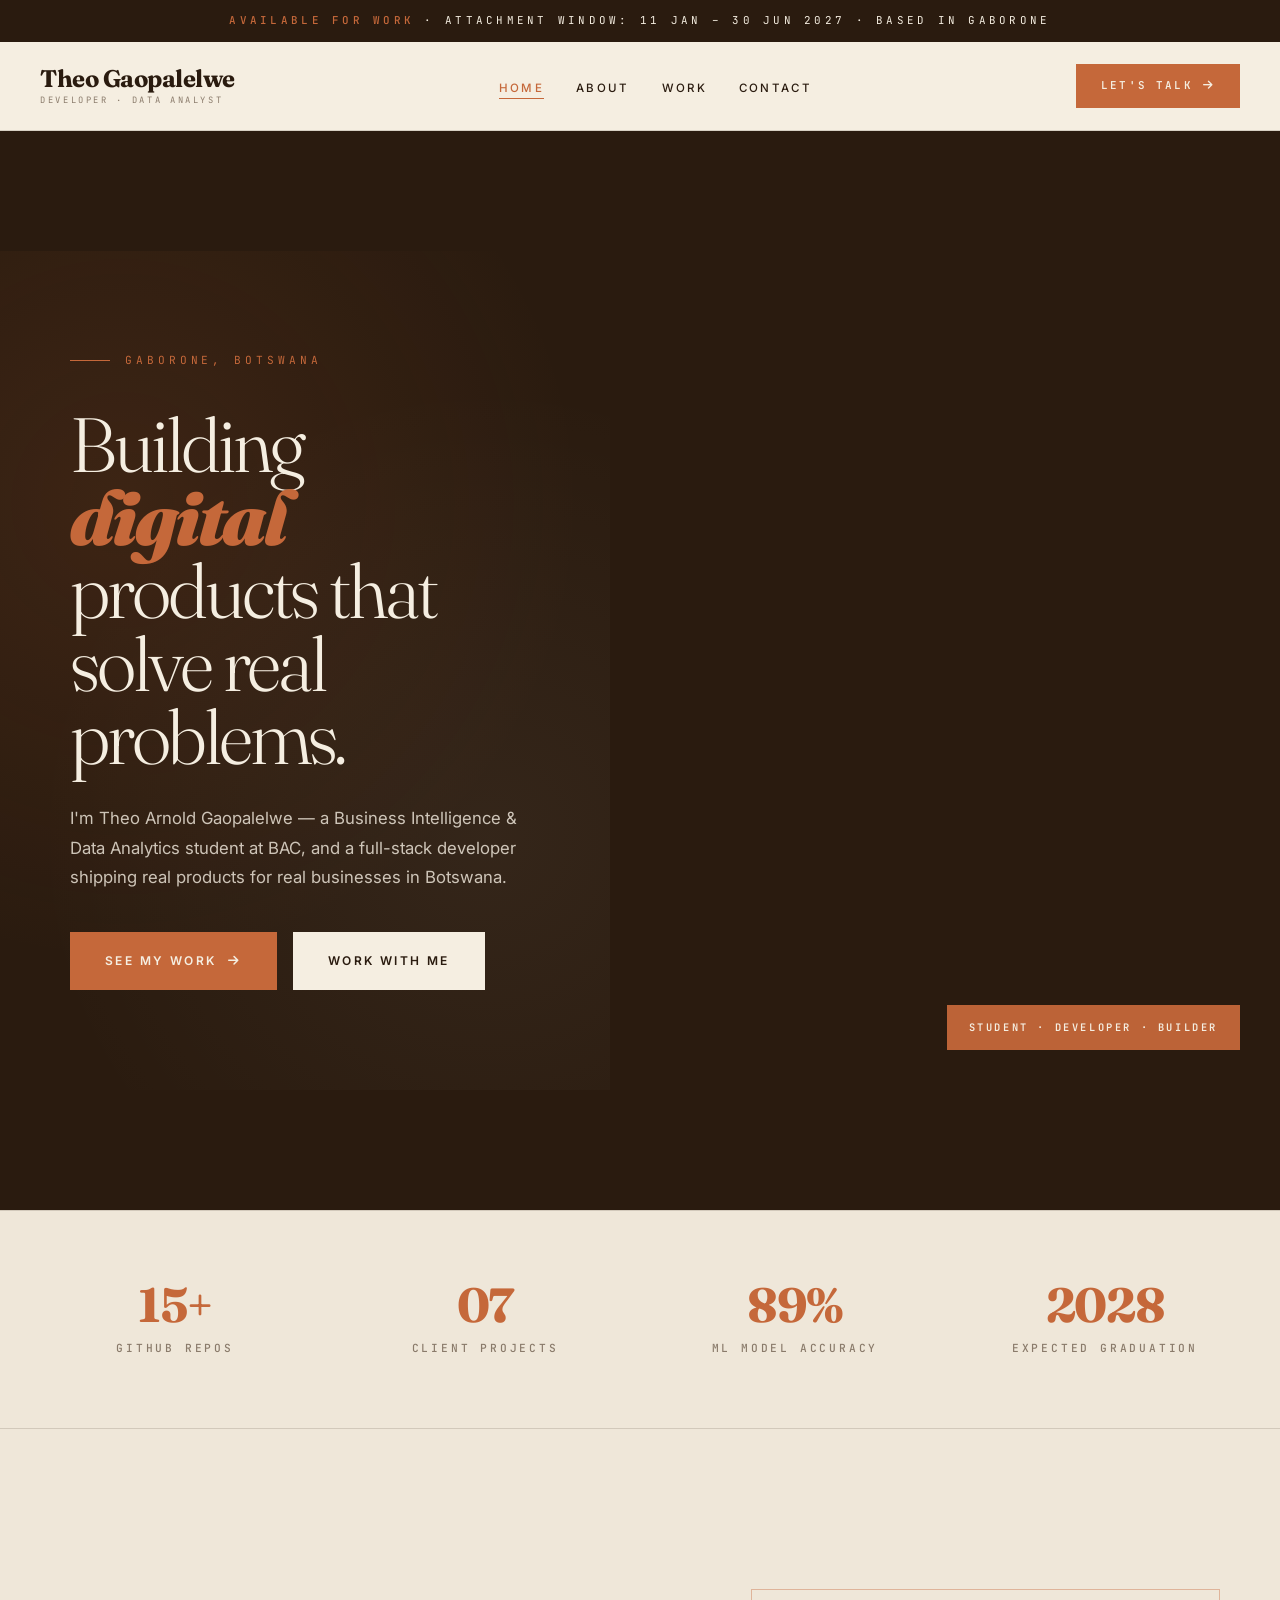
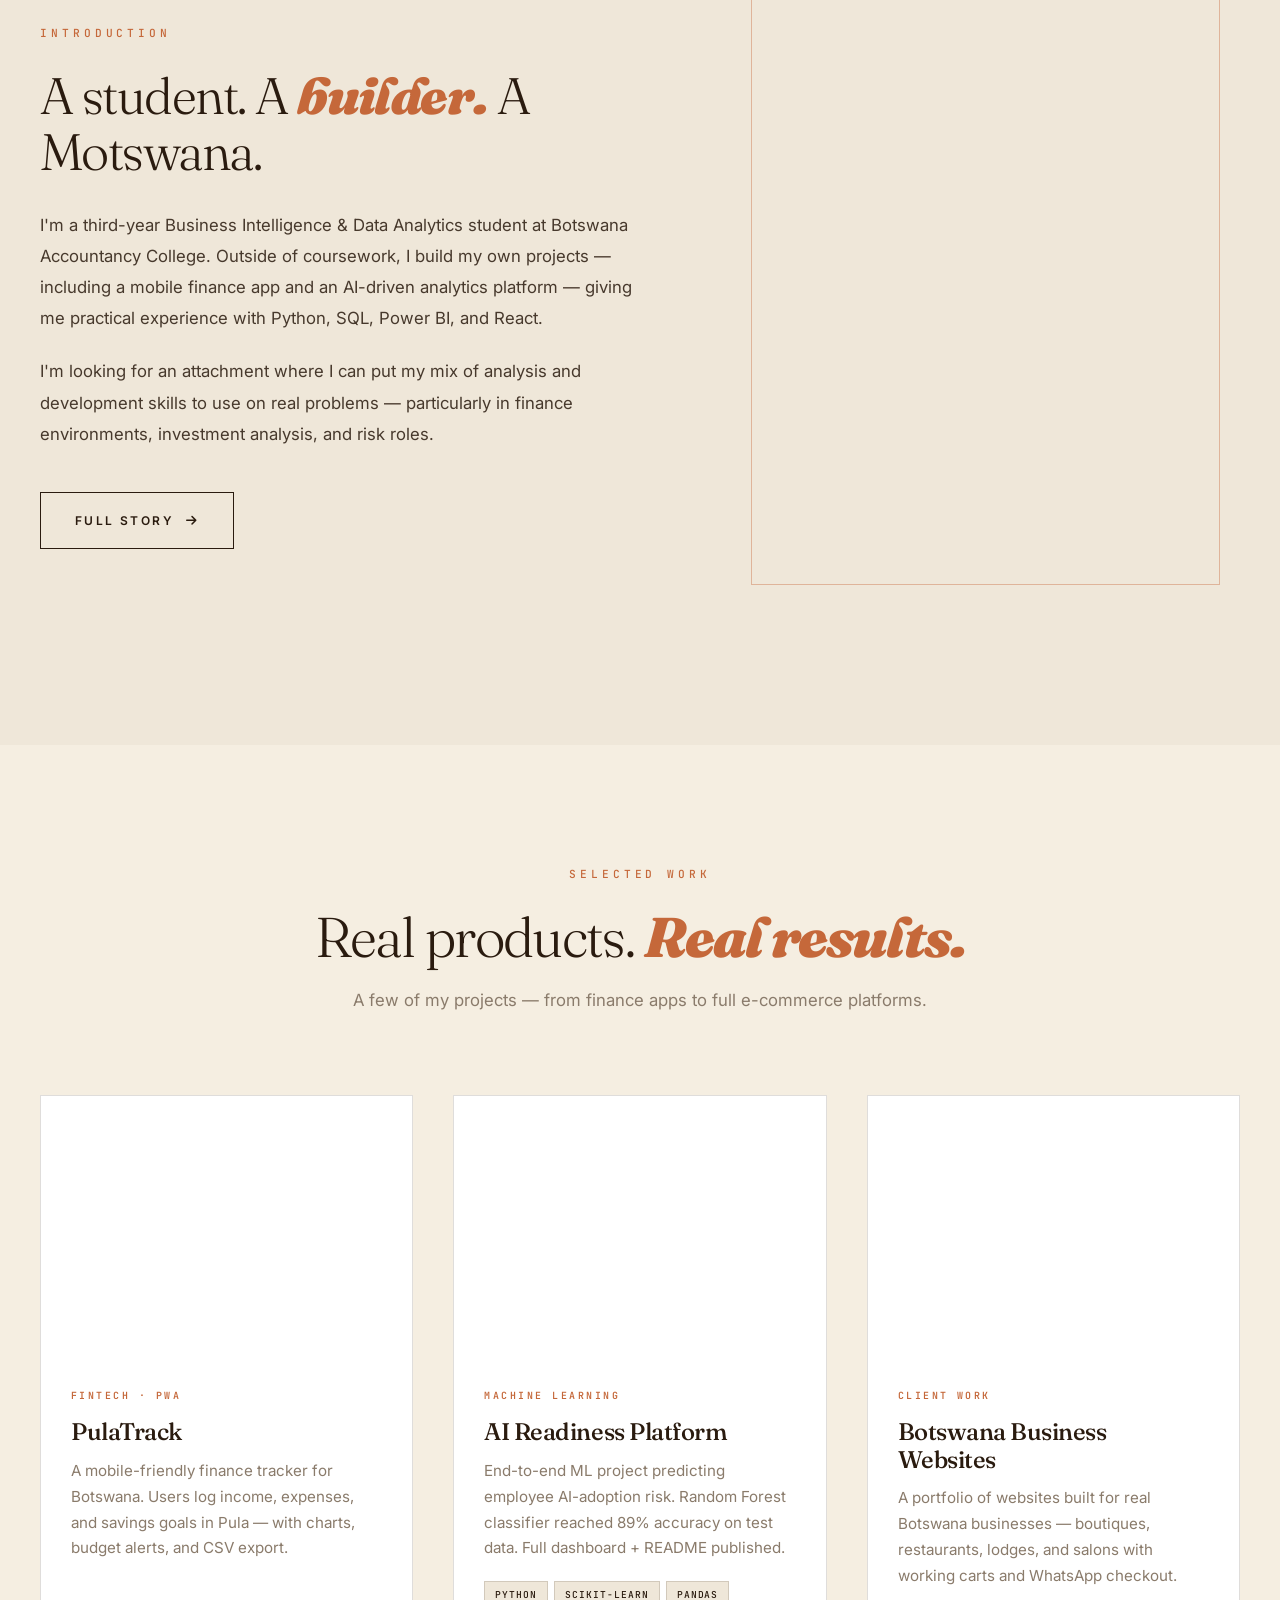
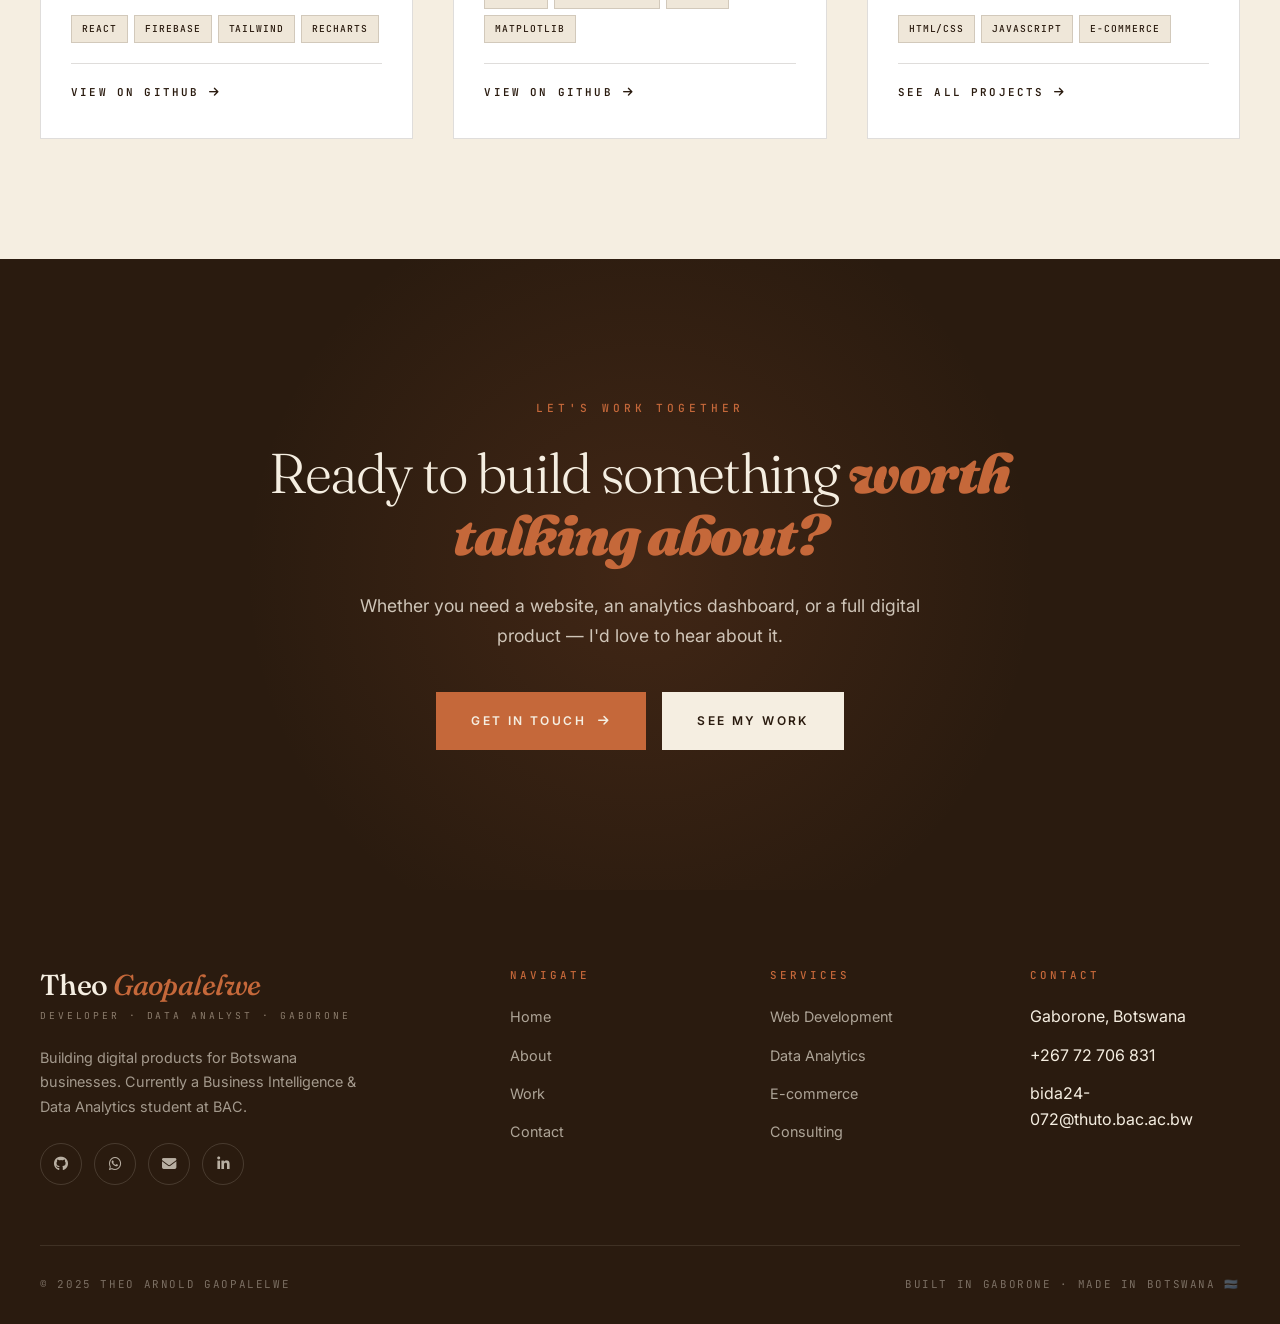
<file: index.html>
<!DOCTYPE html>
<html lang="en">
<head>
    <meta charset="UTF-8">
    <meta name="viewport" content="width=device-width, initial-scale=1.0">
    <title>Theo Arnold Gaopalelwe — Developer & Data Analyst, Gaborone</title>
    <meta name="description" content="Theo Arnold Gaopalelwe — Business Intelligence & Data Analytics student at BAC. Building digital products for Botswana.">
    <link rel="stylesheet" href="https://cdnjs.cloudflare.com/ajax/libs/font-awesome/6.4.0/css/all.min.css">
    <link href="https://fonts.googleapis.com/css2?family=Fraunces:ital,opsz,wght@0,9..144,300;0,9..144,500;0,9..144,700;0,9..144,900;1,9..144,400&family=Inter:wght@400;500;600&family=JetBrains+Mono:wght@400;500&display=swap" rel="stylesheet">
    <link rel="stylesheet" href="style.css">
</head>
<body>

    <div class="top-bar">
        <strong>Available for work</strong> · Attachment window: 11 Jan – 30 Jun 2027 · Based in Gaborone
    </div>

    <header>
        <div class="container nav-container">
            <a href="index.html" class="logo">
                Theo Gaopalelwe
                <small>Developer · Data Analyst</small>
            </a>
            <nav>
                <ul>
                    <li><a href="index.html" class="active">Home</a></li>
                    <li><a href="about.html">About</a></li>
                    <li><a href="work.html">Work</a></li>
                    <li><a href="contact.html">Contact</a></li>
                </ul>
            </nav>
            <a href="contact.html" class="nav-cta">
                Let's Talk <i class="fas fa-arrow-right"></i>
            </a>
        </div>
    </header>

    <main>

        <!-- HERO -->
        <section class="hero">
            <div class="hero-text">
                <span class="hero-eyebrow">Gaborone, Botswana</span>
                <h1>Building<br><em>digital</em><br>products that<br>solve real problems.</h1>
                <p>I'm Theo Arnold Gaopalelwe — a Business Intelligence & Data Analytics student at BAC, and a full-stack developer shipping real products for real businesses in Botswana.</p>
                <div class="hero-actions">
                    <a href="work.html" class="btn">See My Work <i class="fas fa-arrow-right"></i></a>
                    <a href="contact.html" class="btn btn-cream">Work With Me</a>
                </div>
            </div>
            <div class="hero-image" style="background-image: url('https://images.unsplash.com/photo-1507003211169-0a1dd7228f2d?ixlib=rb-4.0.3&auto=format&fit=crop&w=1200&q=80');">
                <div class="hero-role-badge">
                    STUDENT · DEVELOPER · BUILDER
                </div>
            </div>
        </section>

        <!-- STATS STRIP -->
        <section class="stats-strip">
            <div class="container">
                <div class="stats-grid">
                    <div>
                        <div class="stat-num">15+</div>
                        <div class="stat-lbl">GitHub Repos</div>
                    </div>
                    <div>
                        <div class="stat-num">07</div>
                        <div class="stat-lbl">Client Projects</div>
                    </div>
                    <div>
                        <div class="stat-num">89%</div>
                        <div class="stat-lbl">ML Model Accuracy</div>
                    </div>
                    <div>
                        <div class="stat-num">2028</div>
                        <div class="stat-lbl">Expected Graduation</div>
                    </div>
                </div>
            </div>
        </section>

        <!-- INTRO -->
        <section class="about-split">
            <div class="container about-grid">
                <div class="about-text">
                    <span class="section-label">Introduction</span>
                    <h2>A student. A <em>builder.</em> A Motswana.</h2>
                    <p>I'm a third-year Business Intelligence & Data Analytics student at Botswana Accountancy College. Outside of coursework, I build my own projects — including a mobile finance app and an AI-driven analytics platform — giving me practical experience with Python, SQL, Power BI, and React.</p>
                    <p>I'm looking for an attachment where I can put my mix of analysis and development skills to use on real problems — particularly in finance environments, investment analysis, and risk roles.</p>
                    <a href="about.html" class="btn btn-outline" style="margin-top: 20px;">Full Story <i class="fas fa-arrow-right"></i></a>
                </div>
                <div class="about-img" style="background-image: url('https://images.unsplash.com/photo-1551288049-bebda4e38f71?ixlib=rb-4.0.3&auto=format&fit=crop&w=800&q=80');"></div>
            </div>
        </section>

        <!-- FEATURED WORK -->
        <section class="work-preview">
            <div class="container">
                <div class="section-header">
                    <span class="section-label">Selected Work</span>
                    <h2 class="section-title">Real products. <em>Real results.</em></h2>
                    <p class="section-sub">A few of my projects — from finance apps to full e-commerce platforms.</p>
                </div>

                <div class="work-grid">

                    <a href="https://github.com/bida24-072/PulaTrack-i-" target="_blank" rel="noopener" class="work-card">
                        <div class="work-card-img" style="background-image: url('https://images.unsplash.com/photo-1554224155-6726b3ff858f?ixlib=rb-4.0.3&auto=format&fit=crop&w=800&q=80');"></div>
                        <div class="work-card-body">
                            <span class="work-card-cat">Fintech · PWA</span>
                            <h3>PulaTrack</h3>
                            <p>A mobile-friendly finance tracker for Botswana. Users log income, expenses, and savings goals in Pula — with charts, budget alerts, and CSV export.</p>
                            <div class="work-card-tags">
                                <span class="work-tag">React</span>
                                <span class="work-tag">Firebase</span>
                                <span class="work-tag">Tailwind</span>
                                <span class="work-tag">Recharts</span>
                            </div>
                            <span class="work-card-link">View on GitHub <i class="fas fa-arrow-right"></i></span>
                        </div>
                    </a>

                    <a href="https://github.com/bida24-072" target="_blank" rel="noopener" class="work-card">
                        <div class="work-card-img" style="background-image: url('https://images.unsplash.com/photo-1555949963-ff9fe0c870eb?ixlib=rb-4.0.3&auto=format&fit=crop&w=800&q=80');"></div>
                        <div class="work-card-body">
                            <span class="work-card-cat">Machine Learning</span>
                            <h3>AI Readiness Platform</h3>
                            <p>End-to-end ML project predicting employee AI-adoption risk. Random Forest classifier reached 89% accuracy on test data. Full dashboard + README published.</p>
                            <div class="work-card-tags">
                                <span class="work-tag">Python</span>
                                <span class="work-tag">Scikit-learn</span>
                                <span class="work-tag">Pandas</span>
                                <span class="work-tag">Matplotlib</span>
                            </div>
                            <span class="work-card-link">View on GitHub <i class="fas fa-arrow-right"></i></span>
                        </div>
                    </a>

                    <a href="work.html" class="work-card">
                        <div class="work-card-img" style="background-image: url('https://images.unsplash.com/photo-1441986300917-64674bd600d8?ixlib=rb-4.0.3&auto=format&fit=crop&w=800&q=80');"></div>
                        <div class="work-card-body">
                            <span class="work-card-cat">Client Work</span>
                            <h3>Botswana Business Websites</h3>
                            <p>A portfolio of websites built for real Botswana businesses — boutiques, restaurants, lodges, and salons with working carts and WhatsApp checkout.</p>
                            <div class="work-card-tags">
                                <span class="work-tag">HTML/CSS</span>
                                <span class="work-tag">JavaScript</span>
                                <span class="work-tag">E-commerce</span>
                            </div>
                            <span class="work-card-link">See All Projects <i class="fas fa-arrow-right"></i></span>
                        </div>
                    </a>

                </div>
            </div>
        </section>

        <!-- CTA BANNER -->
        <section class="cta-banner">
            <div class="cta-inner">
                <span class="section-label">Let's Work Together</span>
                <h2>Ready to build something <em>worth talking about?</em></h2>
                <p>Whether you need a website, an analytics dashboard, or a full digital product — I'd love to hear about it.</p>
                <div class="cta-actions">
                    <a href="contact.html" class="btn">Get in Touch <i class="fas fa-arrow-right"></i></a>
                    <a href="work.html" class="btn btn-cream">See My Work</a>
                </div>
            </div>
        </section>

    </main>

    <footer>
        <div class="container">
            <div class="footer-top">
                <div class="footer-brand">
                    <h3>Theo <span>Gaopalelwe</span></h3>
                    <small>DEVELOPER · DATA ANALYST · GABORONE</small>
                    <p>Building digital products for Botswana businesses. Currently a Business Intelligence & Data Analytics student at BAC.</p>
                    <div class="footer-socials">
                        <a href="https://github.com/bida24-072" target="_blank" rel="noopener"><i class="fab fa-github"></i></a>
                        <a href="https://wa.me/26772706831" target="_blank" rel="noopener"><i class="fab fa-whatsapp"></i></a>
                        <a href="mailto:bida24-072@thuto.bac.ac.bw"><i class="fas fa-envelope"></i></a>
                        <a href="#" target="_blank" rel="noopener"><i class="fab fa-linkedin-in"></i></a>
                    </div>
                </div>
                <div class="footer-col">
                    <h4>Navigate</h4>
                    <ul>
                        <li><a href="index.html">Home</a></li>
                        <li><a href="about.html">About</a></li>
                        <li><a href="work.html">Work</a></li>
                        <li><a href="contact.html">Contact</a></li>
                    </ul>
                </div>
                <div class="footer-col">
                    <h4>Services</h4>
                    <ul>
                        <li><a href="work.html">Web Development</a></li>
                        <li><a href="work.html">Data Analytics</a></li>
                        <li><a href="work.html">E-commerce</a></li>
                        <li><a href="work.html">Consulting</a></li>
                    </ul>
                </div>
                <div class="footer-col">
                    <h4>Contact</h4>
                    <ul>
                        <li>Gaborone, Botswana</li>
                        <li>+267 72 706 831</li>
                        <li>bida24-072@thuto.bac.ac.bw</li>
                    </ul>
                </div>
            </div>
            <div class="footer-bottom">
                <span>© 2025 Theo Arnold Gaopalelwe</span>
                <span>Built in Gaborone · Made in Botswana 🇧🇼</span>
            </div>
        </div>
    </footer>

</body>
</html>
</file>
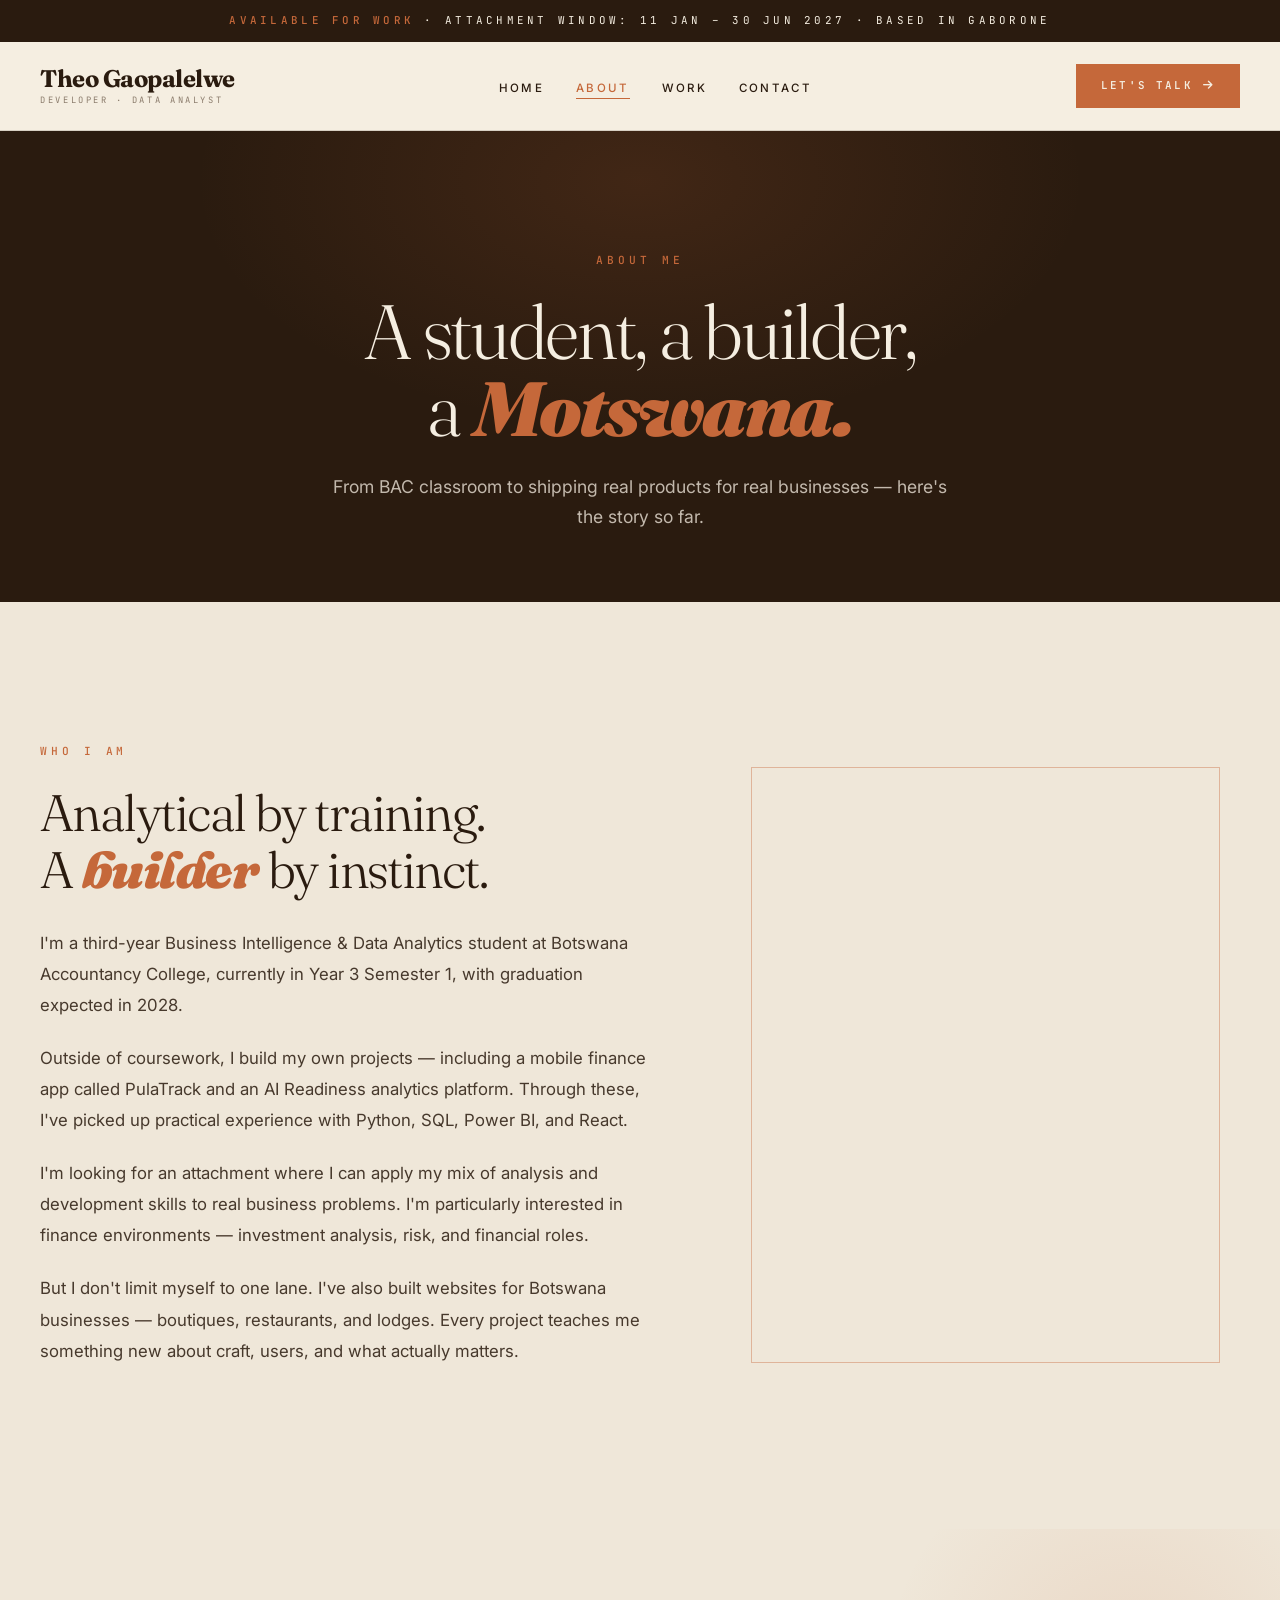
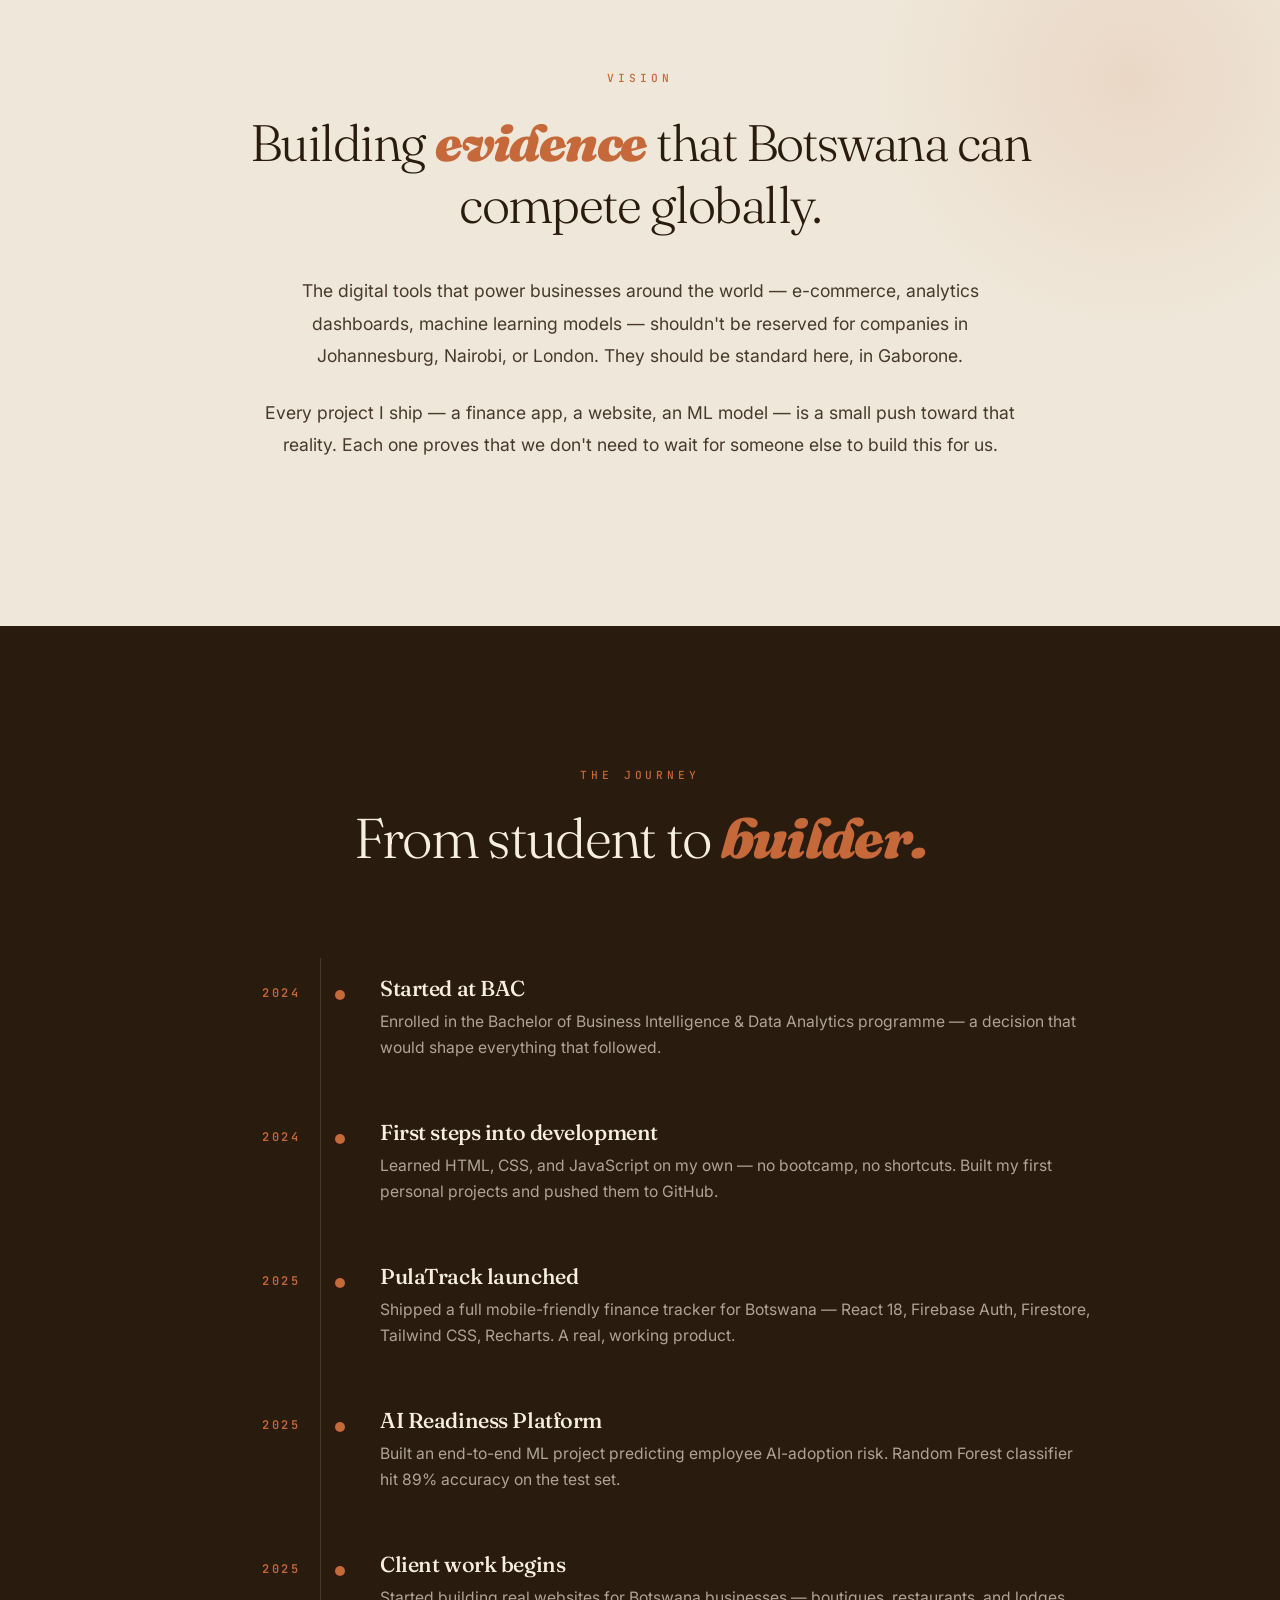
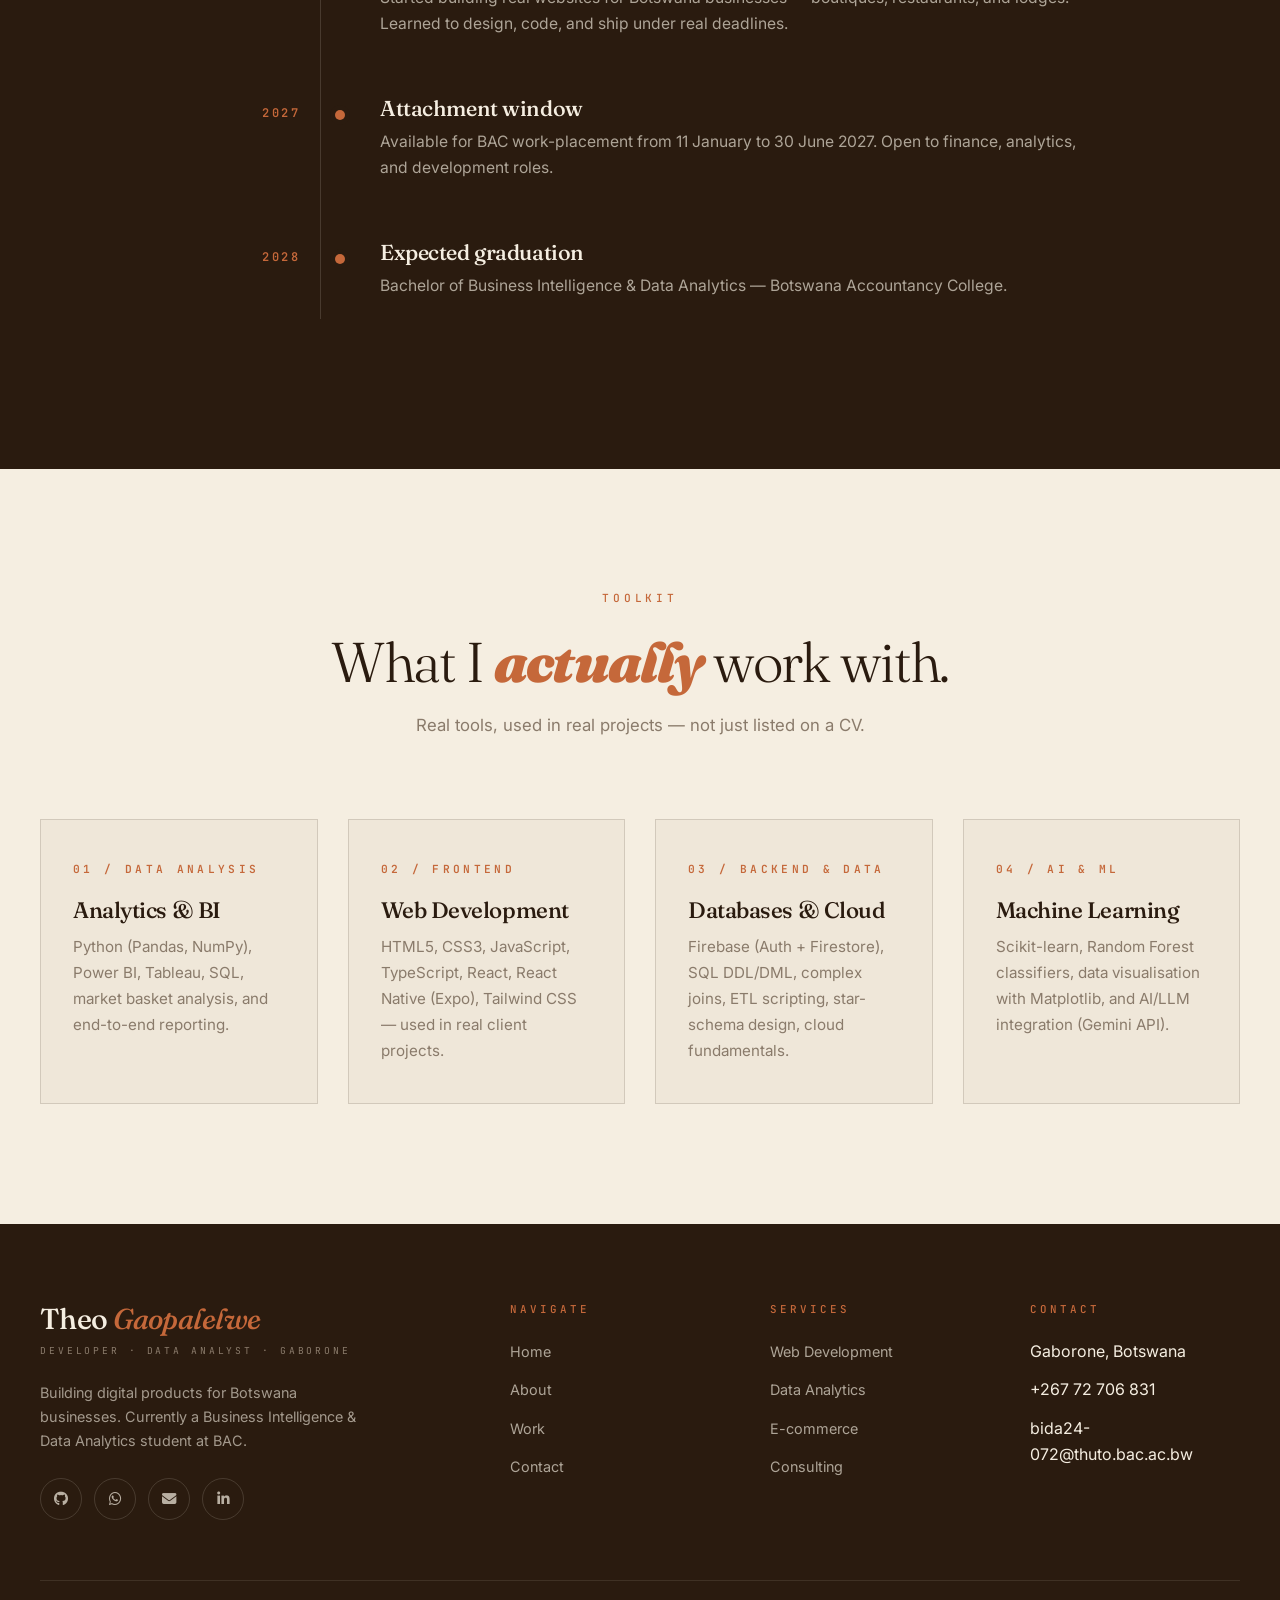
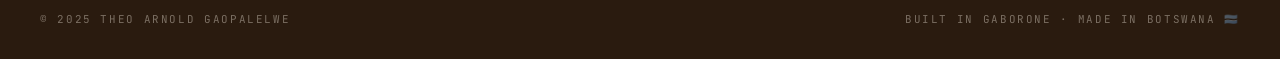
<file: about.html>
<!DOCTYPE html>
<html lang="en">
<head>
    <meta charset="UTF-8">
    <meta name="viewport" content="width=device-width, initial-scale=1.0">
    <title>About — Theo Arnold Gaopalelwe</title>
    <meta name="description" content="Theo Arnold Gaopalelwe — Business Intelligence & Data Analytics student at BAC. Building digital products for Botswana.">
    <link rel="stylesheet" href="https://cdnjs.cloudflare.com/ajax/libs/font-awesome/6.4.0/css/all.min.css">
    <link href="https://fonts.googleapis.com/css2?family=Fraunces:ital,opsz,wght@0,9..144,300;0,9..144,500;0,9..144,700;0,9..144,900;1,9..144,400&family=Inter:wght@400;500;600&family=JetBrains+Mono:wght@400;500&display=swap" rel="stylesheet">
    <link rel="stylesheet" href="style.css">
</head>
<body>

    <div class="top-bar">
        <strong>Available for work</strong> · Attachment window: 11 Jan – 30 Jun 2027 · Based in Gaborone
    </div>

    <header>
        <div class="container nav-container">
            <a href="index.html" class="logo">
                Theo Gaopalelwe
                <small>Developer · Data Analyst</small>
            </a>
            <nav>
                <ul>
                    <li><a href="index.html">Home</a></li>
                    <li><a href="about.html" class="active">About</a></li>
                    <li><a href="work.html">Work</a></li>
                    <li><a href="contact.html">Contact</a></li>
                </ul>
            </nav>
            <a href="contact.html" class="nav-cta">
                Let's Talk <i class="fas fa-arrow-right"></i>
            </a>
        </div>
    </header>

    <main>

        <!-- PAGE HEADER -->
        <section class="page-header">
            <div class="page-header-inner">
                <span class="section-label">About Me</span>
                <h1>A student, a builder,<br>a <em>Motswana.</em></h1>
                <p>From BAC classroom to shipping real products for real businesses — here's the story so far.</p>
            </div>
        </section>

        <!-- BIOGRAPHY -->
        <section class="about-split">
            <div class="container about-grid">
                <div class="about-text">
                    <span class="section-label">Who I Am</span>
                    <h2>Analytical by training.<br>A <em>builder</em> by instinct.</h2>
                    <p>I'm a third-year Business Intelligence & Data Analytics student at Botswana Accountancy College, currently in Year 3 Semester 1, with graduation expected in 2028.</p>
                    <p>Outside of coursework, I build my own projects — including a mobile finance app called PulaTrack and an AI Readiness analytics platform. Through these, I've picked up practical experience with Python, SQL, Power BI, and React.</p>
                    <p>I'm looking for an attachment where I can apply my mix of analysis and development skills to real business problems. I'm particularly interested in finance environments — investment analysis, risk, and financial roles.</p>
                    <p>But I don't limit myself to one lane. I've also built websites for Botswana businesses — boutiques, restaurants, and lodges. Every project teaches me something new about craft, users, and what actually matters.</p>
                </div>
                <div class="about-img" style="background-image: url('https://images.unsplash.com/photo-1551288049-bebda4e38f71?ixlib=rb-4.0.3&auto=format&fit=crop&w=800&q=80');"></div>
            </div>
        </section>

        <!-- VISION -->
        <section class="vision">
            <div class="container vision-inner">
                <span class="section-label">Vision</span>
                <h2>Building <em>evidence</em> that Botswana can compete globally.</h2>
                <p>The digital tools that power businesses around the world — e-commerce, analytics dashboards, machine learning models — shouldn't be reserved for companies in Johannesburg, Nairobi, or London. They should be standard here, in Gaborone.</p>
                <p>Every project I ship — a finance app, a website, an ML model — is a small push toward that reality. Each one proves that we don't need to wait for someone else to build this for us.</p>
            </div>
        </section>

        <!-- TIMELINE -->
        <section class="timeline-section">
            <div class="container">
                <div class="section-header">
                    <span class="section-label">The Journey</span>
                    <h2 class="section-title">From student to <em>builder.</em></h2>
                </div>
                <div class="timeline-list">

                    <div class="timeline-item">
                        <div class="timeline-year">2024</div>
                        <div class="timeline-dot"></div>
                        <div class="timeline-content">
                            <h4>Started at BAC</h4>
                            <p>Enrolled in the Bachelor of Business Intelligence & Data Analytics programme — a decision that would shape everything that followed.</p>
                        </div>
                    </div>

                    <div class="timeline-item">
                        <div class="timeline-year">2024</div>
                        <div class="timeline-dot"></div>
                        <div class="timeline-content">
                            <h4>First steps into development</h4>
                            <p>Learned HTML, CSS, and JavaScript on my own — no bootcamp, no shortcuts. Built my first personal projects and pushed them to GitHub.</p>
                        </div>
                    </div>

                    <div class="timeline-item">
                        <div class="timeline-year">2025</div>
                        <div class="timeline-dot"></div>
                        <div class="timeline-content">
                            <h4>PulaTrack launched</h4>
                            <p>Shipped a full mobile-friendly finance tracker for Botswana — React 18, Firebase Auth, Firestore, Tailwind CSS, Recharts. A real, working product.</p>
                        </div>
                    </div>

                    <div class="timeline-item">
                        <div class="timeline-year">2025</div>
                        <div class="timeline-dot"></div>
                        <div class="timeline-content">
                            <h4>AI Readiness Platform</h4>
                            <p>Built an end-to-end ML project predicting employee AI-adoption risk. Random Forest classifier hit 89% accuracy on the test set.</p>
                        </div>
                    </div>

                    <div class="timeline-item">
                        <div class="timeline-year">2025</div>
                        <div class="timeline-dot"></div>
                        <div class="timeline-content">
                            <h4>Client work begins</h4>
                            <p>Started building real websites for Botswana businesses — boutiques, restaurants, and lodges. Learned to design, code, and ship under real deadlines.</p>
                        </div>
                    </div>

                    <div class="timeline-item">
                        <div class="timeline-year">2027</div>
                        <div class="timeline-dot"></div>
                        <div class="timeline-content">
                            <h4>Attachment window</h4>
                            <p>Available for BAC work-placement from 11 January to 30 June 2027. Open to finance, analytics, and development roles.</p>
                        </div>
                    </div>

                    <div class="timeline-item">
                        <div class="timeline-year">2028</div>
                        <div class="timeline-dot"></div>
                        <div class="timeline-content">
                            <h4>Expected graduation</h4>
                            <p>Bachelor of Business Intelligence & Data Analytics — Botswana Accountancy College.</p>
                        </div>
                    </div>

                </div>
            </div>
        </section>

        <!-- SKILLS / SERVICES -->
        <section class="services">
            <div class="container">
                <div class="section-header">
                    <span class="section-label">Toolkit</span>
                    <h2 class="section-title">What I <em>actually</em> work with.</h2>
                    <p class="section-sub">Real tools, used in real projects — not just listed on a CV.</p>
                </div>

                <div class="services-grid">
                    <div class="service-card">
                        <span class="service-num">01 / DATA ANALYSIS</span>
                        <h4>Analytics & BI</h4>
                        <p>Python (Pandas, NumPy), Power BI, Tableau, SQL, market basket analysis, and end-to-end reporting.</p>
                    </div>
                    <div class="service-card">
                        <span class="service-num">02 / FRONTEND</span>
                        <h4>Web Development</h4>
                        <p>HTML5, CSS3, JavaScript, TypeScript, React, React Native (Expo), Tailwind CSS — used in real client projects.</p>
                    </div>
                    <div class="service-card">
                        <span class="service-num">03 / BACKEND & DATA</span>
                        <h4>Databases & Cloud</h4>
                        <p>Firebase (Auth + Firestore), SQL DDL/DML, complex joins, ETL scripting, star-schema design, cloud fundamentals.</p>
                    </div>
                    <div class="service-card">
                        <span class="service-num">04 / AI & ML</span>
                        <h4>Machine Learning</h4>
                        <p>Scikit-learn, Random Forest classifiers, data visualisation with Matplotlib, and AI/LLM integration (Gemini API).</p>
                    </div>
                </div>
            </div>
        </section>

    </main>

    <footer>
        <div class="container">
            <div class="footer-top">
                <div class="footer-brand">
                    <h3>Theo <span>Gaopalelwe</span></h3>
                    <small>DEVELOPER · DATA ANALYST · GABORONE</small>
                    <p>Building digital products for Botswana businesses. Currently a Business Intelligence & Data Analytics student at BAC.</p>
                    <div class="footer-socials">
                        <a href="https://github.com/bida24-072" target="_blank" rel="noopener"><i class="fab fa-github"></i></a>
                        <a href="https://wa.me/26772706831" target="_blank" rel="noopener"><i class="fab fa-whatsapp"></i></a>
                        <a href="mailto:bida24-072@thuto.bac.ac.bw"><i class="fas fa-envelope"></i></a>
                        <a href="#" target="_blank" rel="noopener"><i class="fab fa-linkedin-in"></i></a>
                    </div>
                </div>
                <div class="footer-col">
                    <h4>Navigate</h4>
                    <ul>
                        <li><a href="index.html">Home</a></li>
                        <li><a href="about.html">About</a></li>
                        <li><a href="work.html">Work</a></li>
                        <li><a href="contact.html">Contact</a></li>
                    </ul>
                </div>
                <div class="footer-col">
                    <h4>Services</h4>
                    <ul>
                        <li><a href="work.html">Web Development</a></li>
                        <li><a href="work.html">Data Analytics</a></li>
                        <li><a href="work.html">E-commerce</a></li>
                        <li><a href="work.html">Consulting</a></li>
                    </ul>
                </div>
                <div class="footer-col">
                    <h4>Contact</h4>
                    <ul>
                        <li>Gaborone, Botswana</li>
                        <li>+267 72 706 831</li>
                        <li>bida24-072@thuto.bac.ac.bw</li>
                    </ul>
                </div>
            </div>
            <div class="footer-bottom">
                <span>© 2025 Theo Arnold Gaopalelwe</span>
                <span>Built in Gaborone · Made in Botswana 🇧🇼</span>
            </div>
        </div>
    </footer>

</body>
</html>
</file>
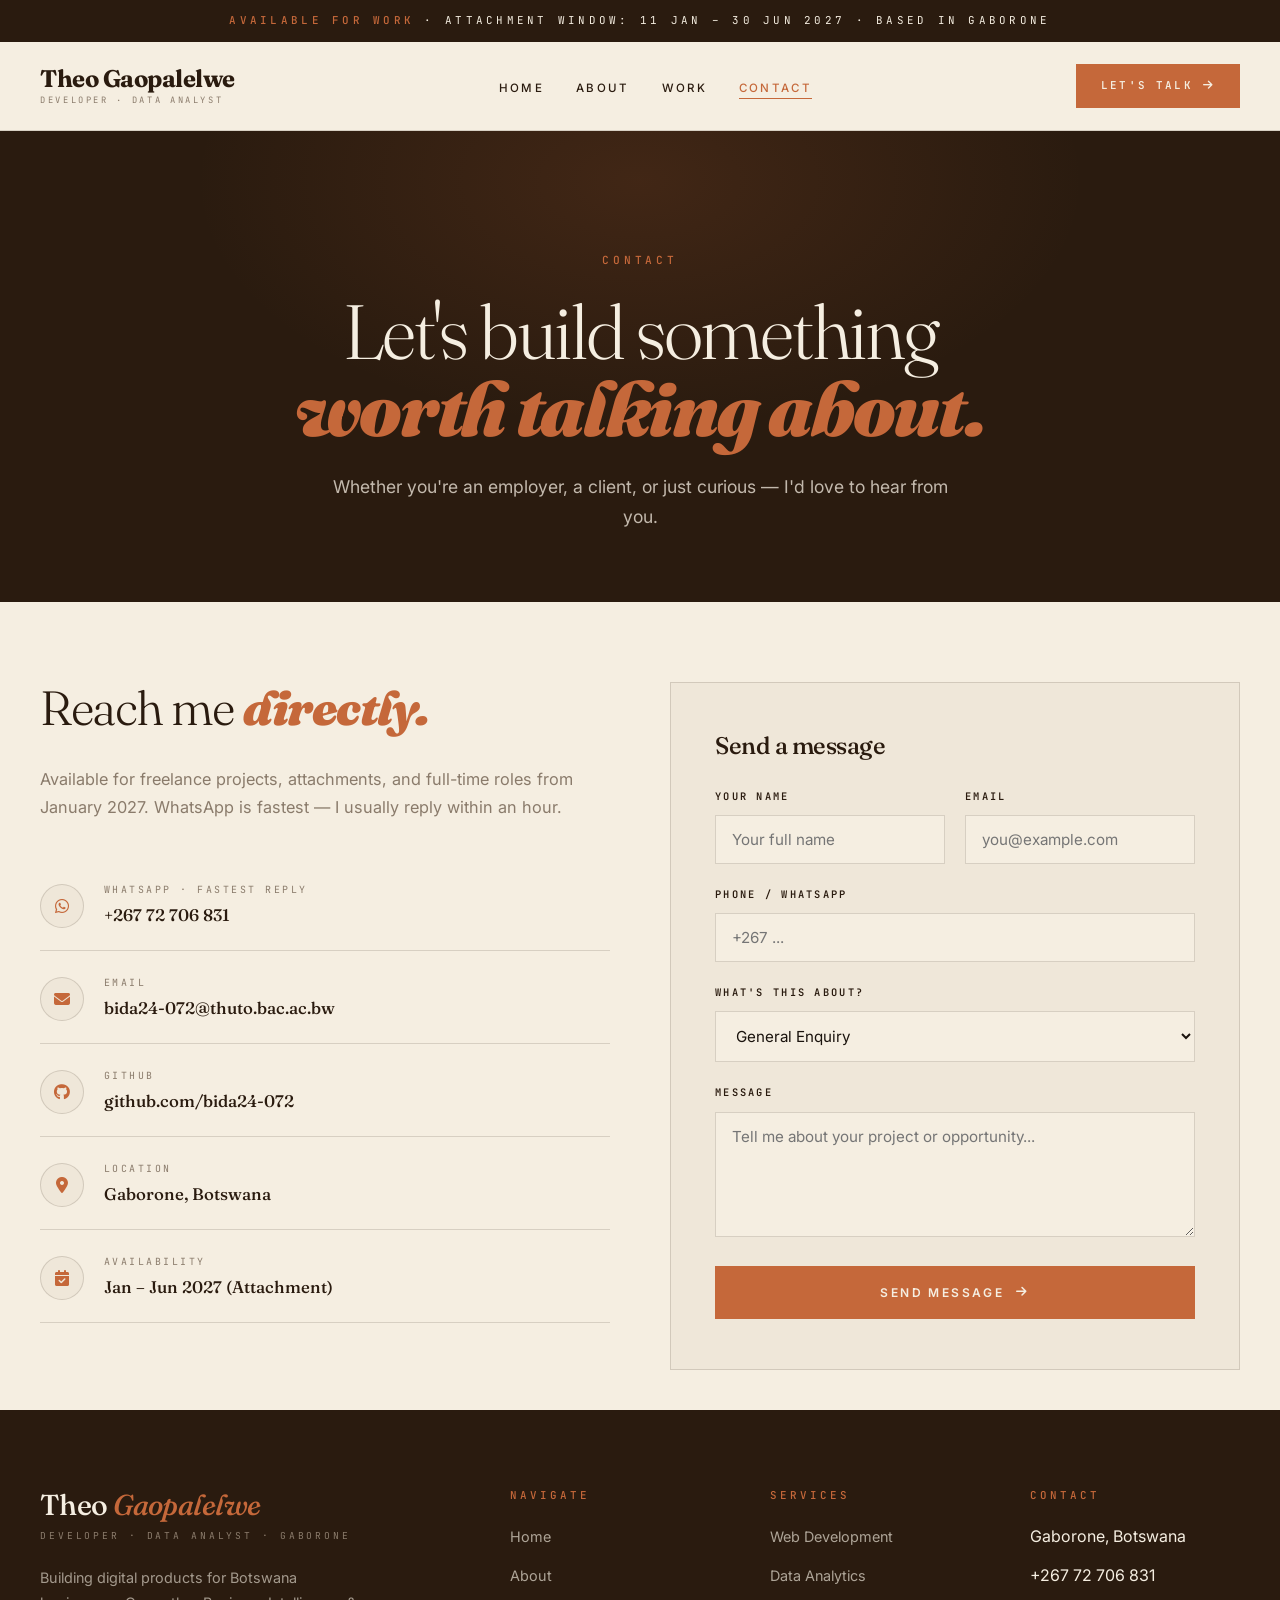
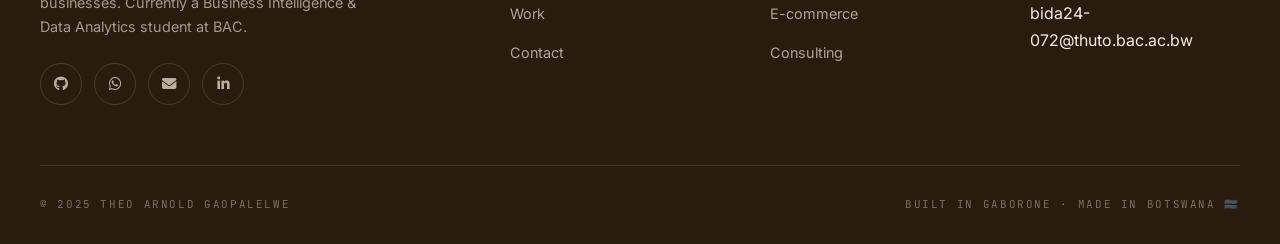
<file: contact.html>
<!DOCTYPE html>
<html lang="en">
<head>
    <meta charset="UTF-8">
    <meta name="viewport" content="width=device-width, initial-scale=1.0">
    <title>Contact — Theo Arnold Gaopalelwe</title>
    <meta name="description" content="Get in touch with Theo Arnold Gaopalelwe — Developer & Data Analyst based in Gaborone, Botswana.">
    <link rel="stylesheet" href="https://cdnjs.cloudflare.com/ajax/libs/font-awesome/6.4.0/css/all.min.css">
    <link href="https://fonts.googleapis.com/css2?family=Fraunces:ital,opsz,wght@0,9..144,300;0,9..144,500;0,9..144,700;0,9..144,900;1,9..144,400&family=Inter:wght@400;500;600&family=JetBrains+Mono:wght@400;500&display=swap" rel="stylesheet">
    <link rel="stylesheet" href="style.css">
</head>
<body>

    <div class="top-bar">
        <strong>Available for work</strong> · Attachment window: 11 Jan – 30 Jun 2027 · Based in Gaborone
    </div>

    <header>
        <div class="container nav-container">
            <a href="index.html" class="logo">
                Theo Gaopalelwe
                <small>Developer · Data Analyst</small>
            </a>
            <nav>
                <ul>
                    <li><a href="index.html">Home</a></li>
                    <li><a href="about.html">About</a></li>
                    <li><a href="work.html">Work</a></li>
                    <li><a href="contact.html" class="active">Contact</a></li>
                </ul>
            </nav>
            <a href="contact.html" class="nav-cta">
                Let's Talk <i class="fas fa-arrow-right"></i>
            </a>
        </div>
    </header>

    <main>

        <!-- PAGE HEADER -->
        <section class="page-header">
            <div class="page-header-inner">
                <span class="section-label">Contact</span>
                <h1>Let's build something<br><em>worth talking about.</em></h1>
                <p>Whether you're an employer, a client, or just curious — I'd love to hear from you.</p>
            </div>
        </section>

        <!-- CONTACT -->
        <div class="container">
            <div class="contact-grid">

                <div class="contact-info">
                    <h2>Reach me <em>directly.</em></h2>
                    <p>Available for freelance projects, attachments, and full-time roles from January 2027. WhatsApp is fastest — I usually reply within an hour.</p>

                    <div class="contact-channels">

                        <a href="https://wa.me/26772706831" target="_blank" rel="noopener" class="contact-channel">
                            <div class="icon"><i class="fab fa-whatsapp"></i></div>
                            <div class="contact-channel-info">
                                <span class="contact-channel-label">WhatsApp · Fastest Reply</span>
                                <span class="contact-channel-value">+267 72 706 831</span>
                            </div>
                        </a>

                        <a href="mailto:bida24-072@thuto.bac.ac.bw" class="contact-channel">
                            <div class="icon"><i class="fas fa-envelope"></i></div>
                            <div class="contact-channel-info">
                                <span class="contact-channel-label">Email</span>
                                <span class="contact-channel-value">bida24-072@thuto.bac.ac.bw</span>
                            </div>
                        </a>

                        <a href="https://github.com/bida24-072" target="_blank" rel="noopener" class="contact-channel">
                            <div class="icon"><i class="fab fa-github"></i></div>
                            <div class="contact-channel-info">
                                <span class="contact-channel-label">GitHub</span>
                                <span class="contact-channel-value">github.com/bida24-072</span>
                            </div>
                        </a>

                        <div class="contact-channel" style="cursor: default;">
                            <div class="icon"><i class="fas fa-map-marker-alt"></i></div>
                            <div class="contact-channel-info">
                                <span class="contact-channel-label">Location</span>
                                <span class="contact-channel-value">Gaborone, Botswana</span>
                            </div>
                        </div>

                        <div class="contact-channel" style="cursor: default;">
                            <div class="icon"><i class="fas fa-calendar-check"></i></div>
                            <div class="contact-channel-info">
                                <span class="contact-channel-label">Availability</span>
                                <span class="contact-channel-value">Jan – Jun 2027 (Attachment)</span>
                            </div>
                        </div>

                    </div>
                </div>

                <div class="contact-form">
                    <h3>Send a message</h3>
                    <form onsubmit="event.preventDefault(); alert('Thank you for reaching out! I\'ll get back to you within 24 hours.'); this.reset();">
                        <div class="form-row">
                            <div class="form-group">
                                <label for="c-name">Your Name</label>
                                <input type="text" id="c-name" required placeholder="Your full name">
                            </div>
                            <div class="form-group">
                                <label for="c-email">Email</label>
                                <input type="email" id="c-email" required placeholder="you@example.com">
                            </div>
                        </div>
                        <div class="form-group">
                            <label for="c-phone">Phone / WhatsApp</label>
                            <input type="tel" id="c-phone" placeholder="+267 ...">
                        </div>
                        <div class="form-group">
                            <label for="c-subject">What's this about?</label>
                            <select id="c-subject">
                                <option>General Enquiry</option>
                                <option>Freelance Project</option>
                                <option>Attachment Opportunity</option>
                                <option>Full-Time Role</option>
                                <option>Collaboration</option>
                            </select>
                        </div>
                        <div class="form-group">
                            <label for="c-message">Message</label>
                            <textarea id="c-message" rows="5" required placeholder="Tell me about your project or opportunity..."></textarea>
                        </div>
                        <button type="submit" class="btn" style="width: 100%; justify-content: center;">Send Message <i class="fas fa-arrow-right"></i></button>
                    </form>
                </div>

            </div>
        </div>

    </main>

    <footer>
        <div class="container">
            <div class="footer-top">
                <div class="footer-brand">
                    <h3>Theo <span>Gaopalelwe</span></h3>
                    <small>DEVELOPER · DATA ANALYST · GABORONE</small>
                    <p>Building digital products for Botswana businesses. Currently a Business Intelligence & Data Analytics student at BAC.</p>
                    <div class="footer-socials">
                        <a href="https://github.com/bida24-072" target="_blank" rel="noopener"><i class="fab fa-github"></i></a>
                        <a href="https://wa.me/26772706831" target="_blank" rel="noopener"><i class="fab fa-whatsapp"></i></a>
                        <a href="mailto:bida24-072@thuto.bac.ac.bw"><i class="fas fa-envelope"></i></a>
                        <a href="#" target="_blank" rel="noopener"><i class="fab fa-linkedin-in"></i></a>
                    </div>
                </div>
                <div class="footer-col">
                    <h4>Navigate</h4>
                    <ul>
                        <li><a href="index.html">Home</a></li>
                        <li><a href="about.html">About</a></li>
                        <li><a href="work.html">Work</a></li>
                        <li><a href="contact.html">Contact</a></li>
                    </ul>
                </div>
                <div class="footer-col">
                    <h4>Services</h4>
                    <ul>
                        <li><a href="work.html">Web Development</a></li>
                        <li><a href="work.html">Data Analytics</a></li>
                        <li><a href="work.html">E-commerce</a></li>
                        <li><a href="work.html">Consulting</a></li>
                    </ul>
                </div>
                <div class="footer-col">
                    <h4>Contact</h4>
                    <ul>
                        <li>Gaborone, Botswana</li>
                        <li>+267 72 706 831</li>
                        <li>bida24-072@thuto.bac.ac.bw</li>
                    </ul>
                </div>
            </div>
            <div class="footer-bottom">
                <span>© 2025 Theo Arnold Gaopalelwe</span>
                <span>Built in Gaborone · Made in Botswana 🇧🇼</span>
            </div>
        </div>
    </footer>

</body>
</html>
</file>
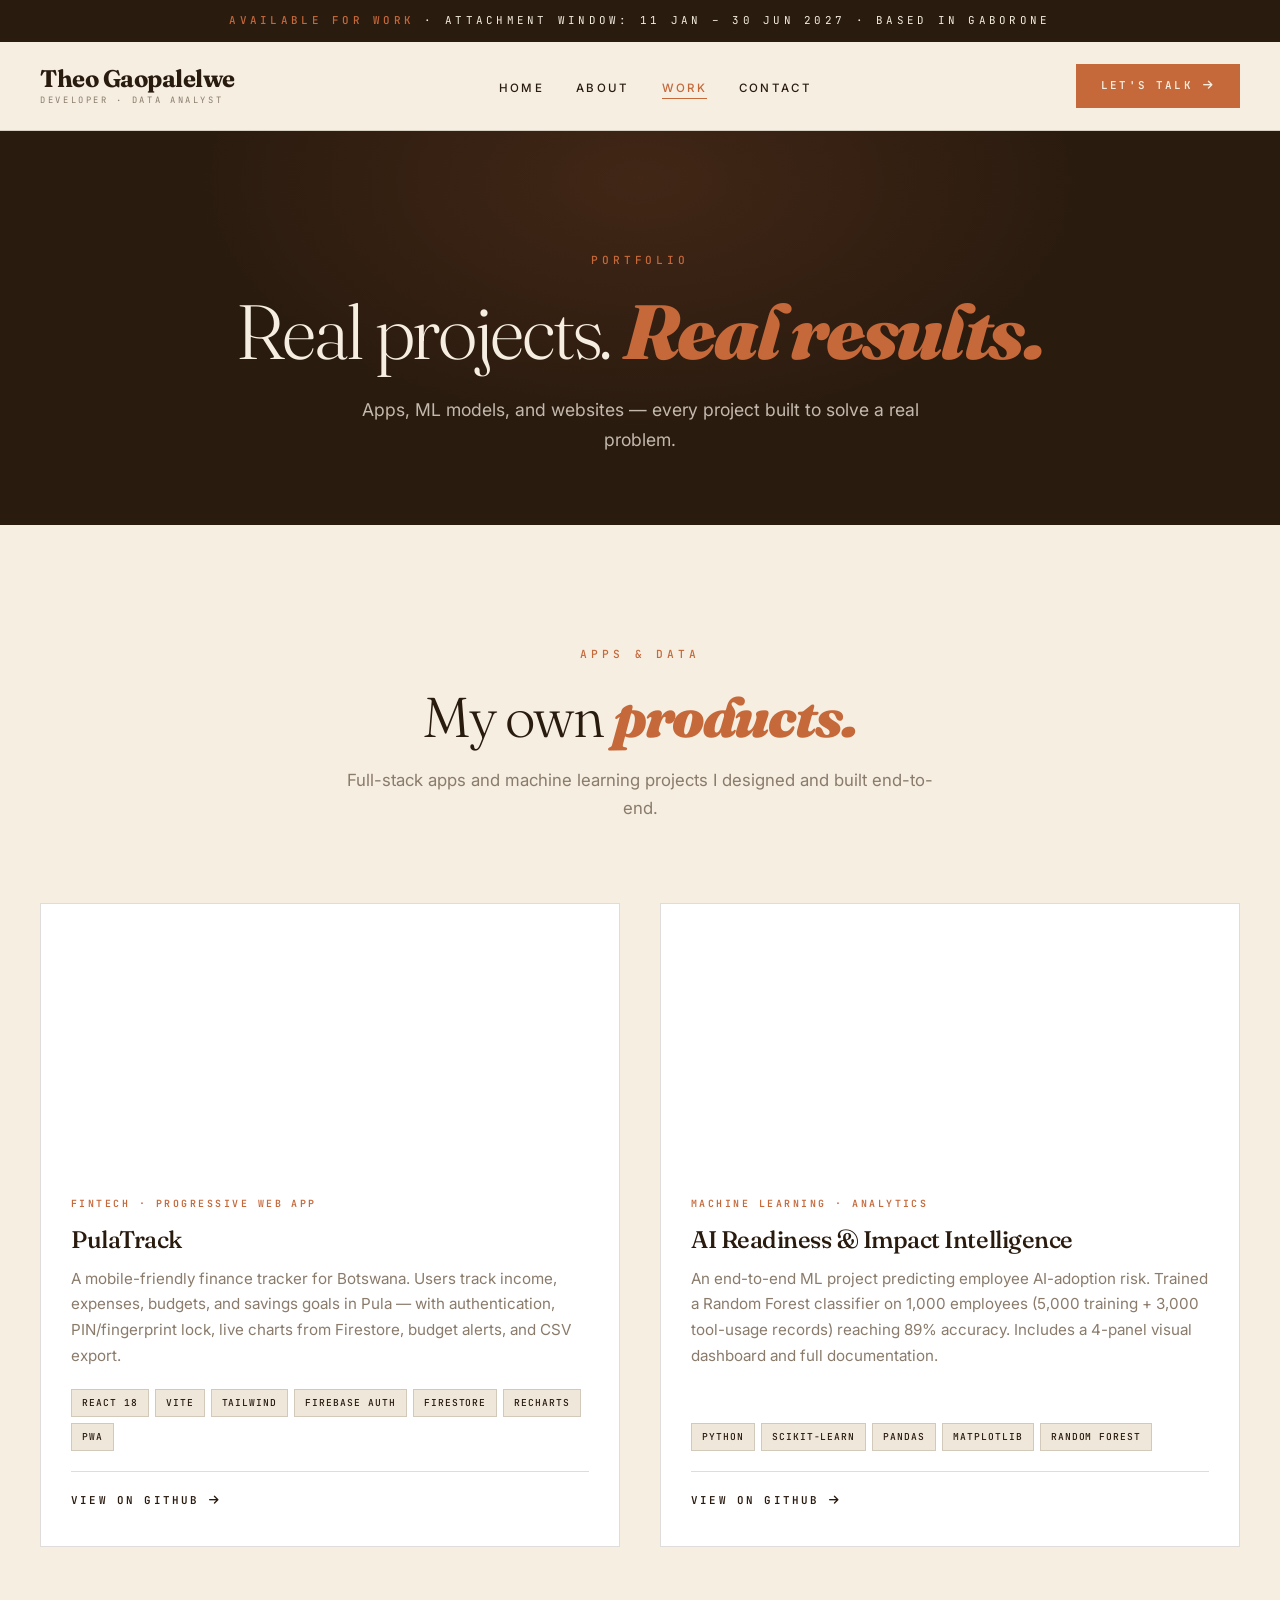
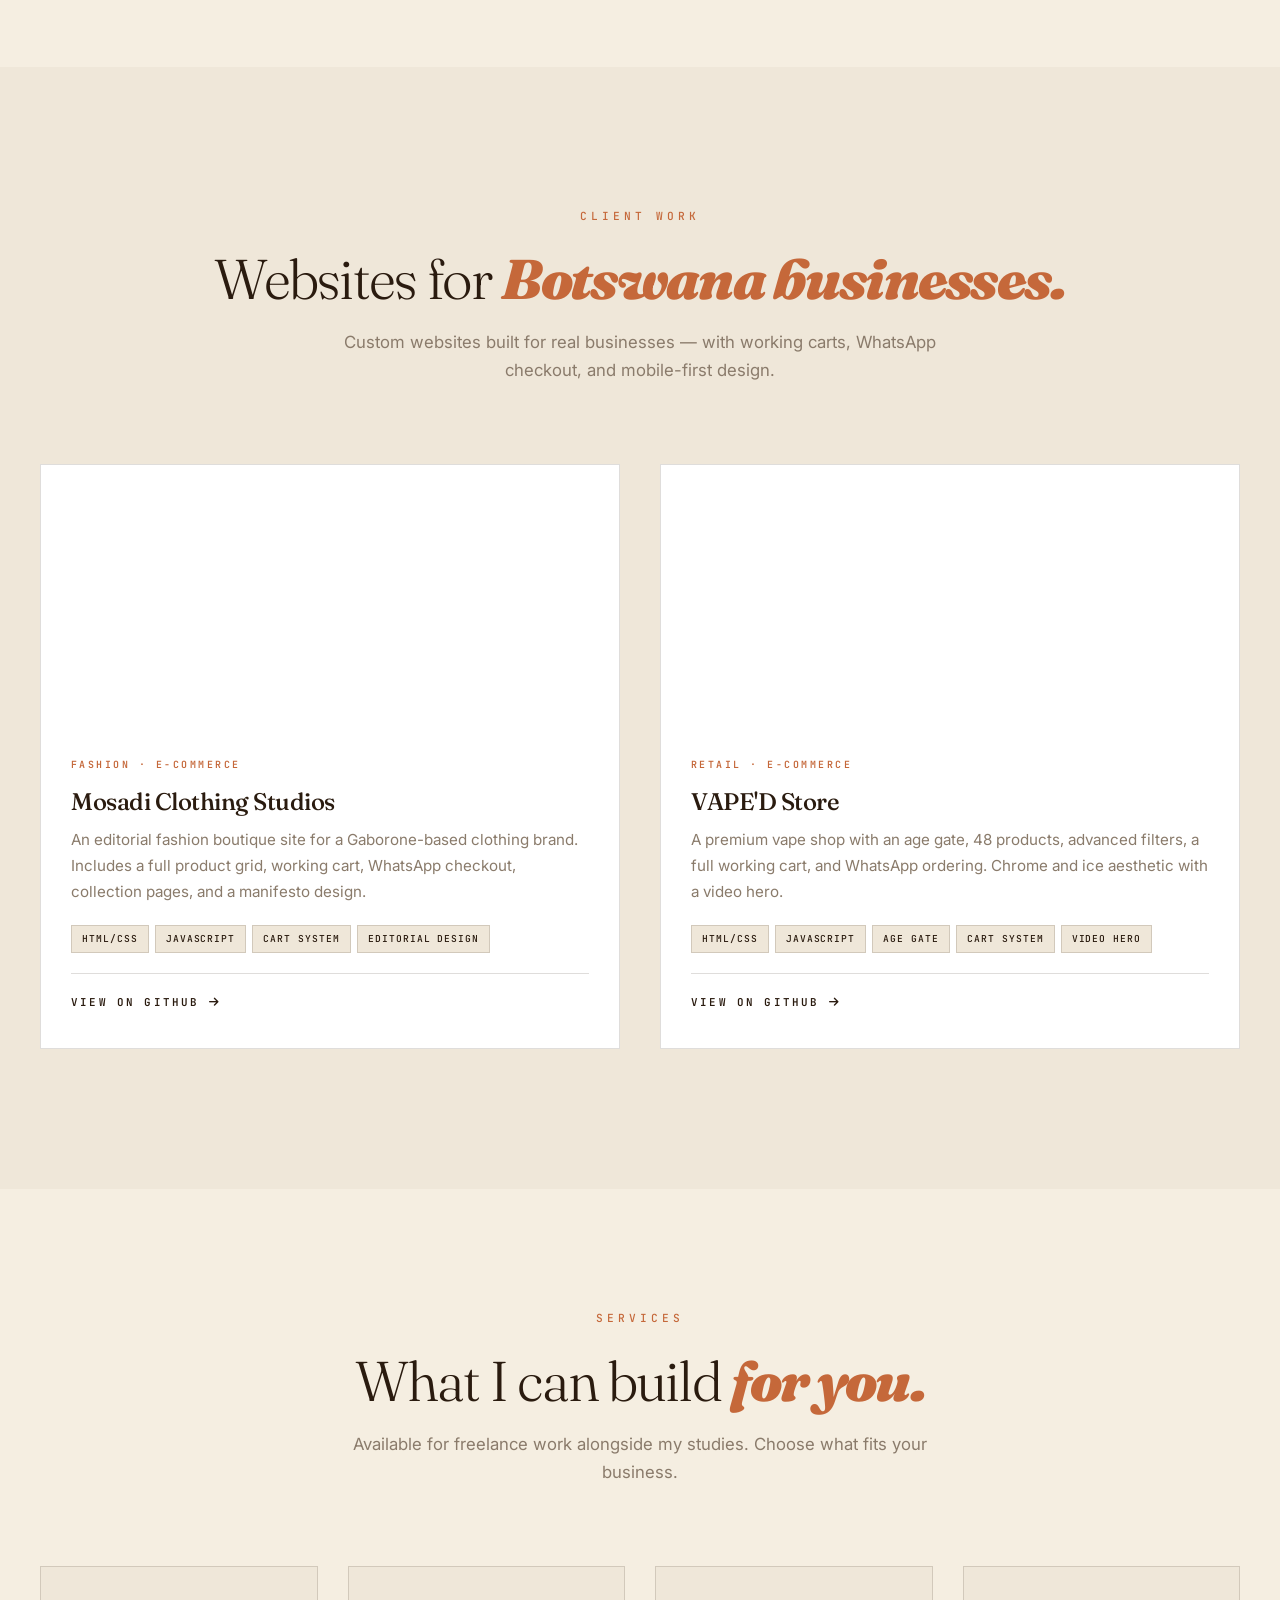
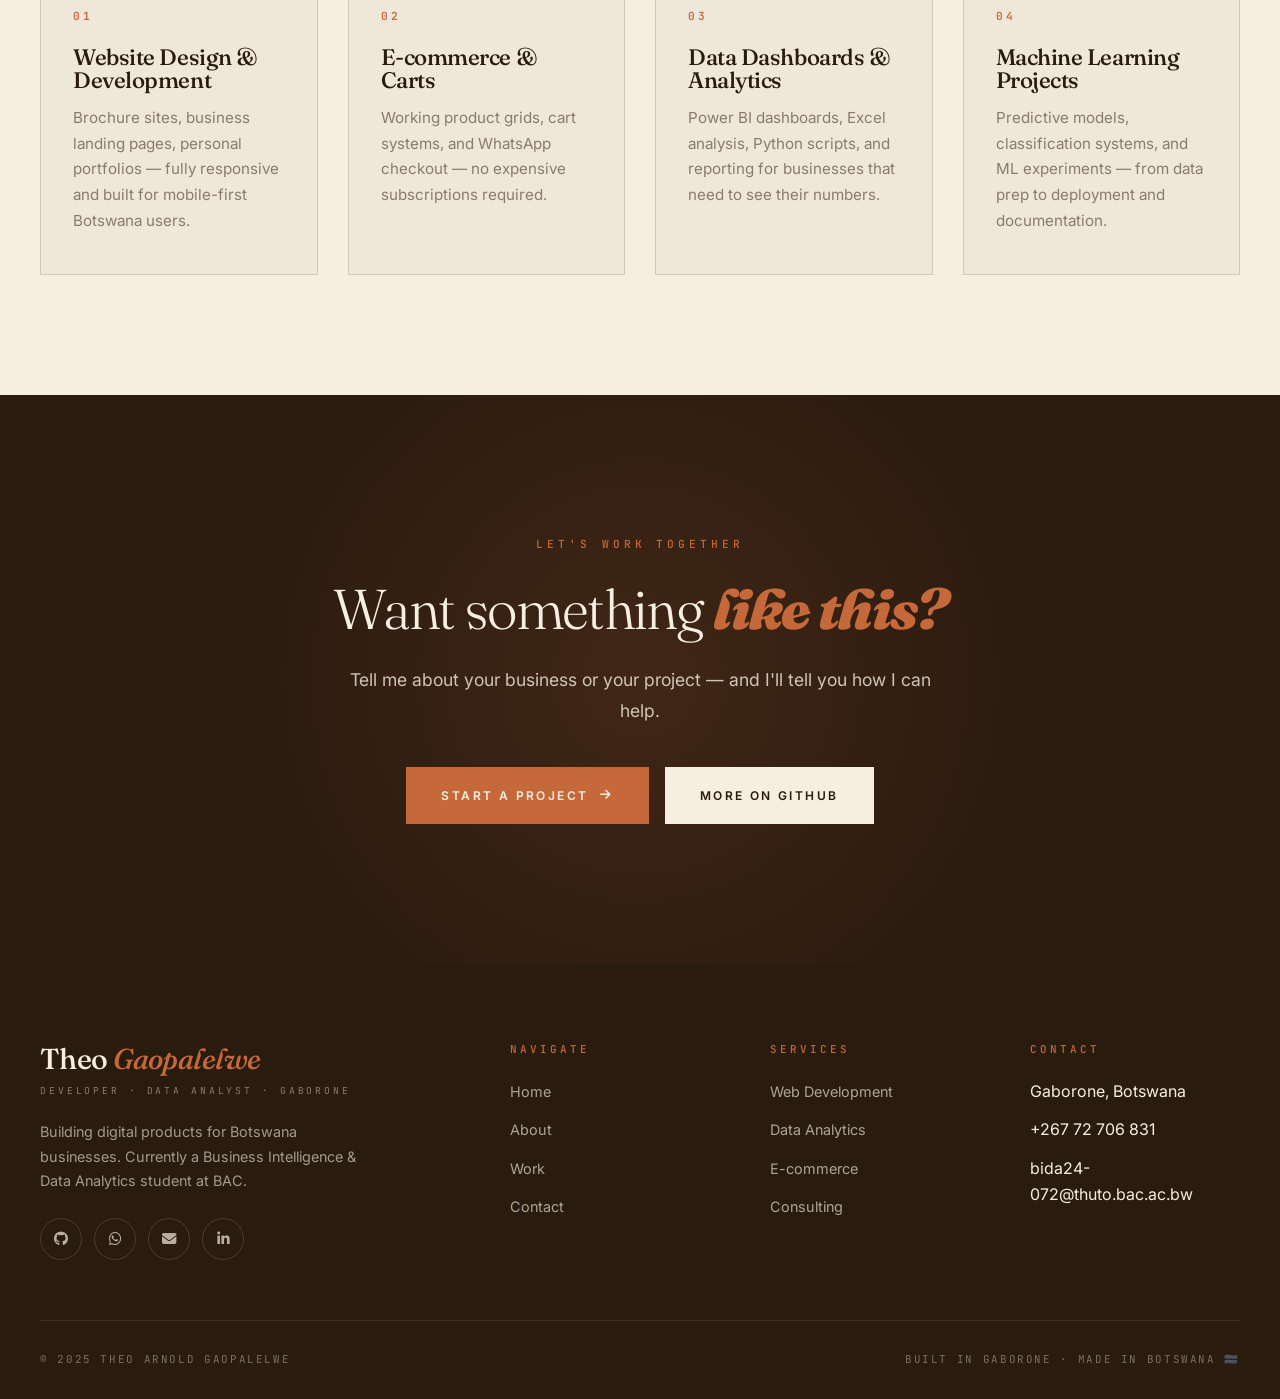
<file: work.html>
<!DOCTYPE html>
<html lang="en">
<head>
    <meta charset="UTF-8">
    <meta name="viewport" content="width=device-width, initial-scale=1.0">
    <title>Work — Theo Arnold Gaopalelwe</title>
    <meta name="description" content="Projects by Theo Arnold Gaopalelwe — PulaTrack, AI Readiness Platform, and Botswana client websites.">
    <link rel="stylesheet" href="https://cdnjs.cloudflare.com/ajax/libs/font-awesome/6.4.0/css/all.min.css">
    <link href="https://fonts.googleapis.com/css2?family=Fraunces:ital,opsz,wght@0,9..144,300;0,9..144,500;0,9..144,700;0,9..144,900;1,9..144,400&family=Inter:wght@400;500;600&family=JetBrains+Mono:wght@400;500&display=swap" rel="stylesheet">
    <link rel="stylesheet" href="style.css">
</head>
<body>

    <div class="top-bar">
        <strong>Available for work</strong> · Attachment window: 11 Jan – 30 Jun 2027 · Based in Gaborone
    </div>

    <header>
        <div class="container nav-container">
            <a href="index.html" class="logo">
                Theo Gaopalelwe
                <small>Developer · Data Analyst</small>
            </a>
            <nav>
                <ul>
                    <li><a href="index.html">Home</a></li>
                    <li><a href="about.html">About</a></li>
                    <li><a href="work.html" class="active">Work</a></li>
                    <li><a href="contact.html">Contact</a></li>
                </ul>
            </nav>
            <a href="contact.html" class="nav-cta">
                Let's Talk <i class="fas fa-arrow-right"></i>
            </a>
        </div>
    </header>

    <main>

        <!-- PAGE HEADER -->
        <section class="page-header">
            <div class="page-header-inner">
                <span class="section-label">Portfolio</span>
                <h1>Real projects. <em>Real results.</em></h1>
                <p>Apps, ML models, and websites — every project built to solve a real problem.</p>
            </div>
        </section>

        <!-- APPS & DATA PROJECTS -->
        <section class="work-preview">
            <div class="container">
                <div class="section-header">
                    <span class="section-label">Apps & Data</span>
                    <h2 class="section-title">My own <em>products.</em></h2>
                    <p class="section-sub">Full-stack apps and machine learning projects I designed and built end-to-end.</p>
                </div>

                <div class="work-grid">

                    <a href="https://github.com/bida24-072/PulaTrack-i-" target="_blank" rel="noopener" class="work-card">
                        <div class="work-card-img" style="background-image: url('https://images.unsplash.com/photo-1554224155-6726b3ff858f?ixlib=rb-4.0.3&auto=format&fit=crop&w=800&q=80');"></div>
                        <div class="work-card-body">
                            <span class="work-card-cat">Fintech · Progressive Web App</span>
                            <h3>PulaTrack</h3>
                            <p>A mobile-friendly finance tracker for Botswana. Users track income, expenses, budgets, and savings goals in Pula — with authentication, PIN/fingerprint lock, live charts from Firestore, budget alerts, and CSV export.</p>
                            <div class="work-card-tags">
                                <span class="work-tag">React 18</span>
                                <span class="work-tag">Vite</span>
                                <span class="work-tag">Tailwind</span>
                                <span class="work-tag">Firebase Auth</span>
                                <span class="work-tag">Firestore</span>
                                <span class="work-tag">Recharts</span>
                                <span class="work-tag">PWA</span>
                            </div>
                            <span class="work-card-link">View on GitHub <i class="fas fa-arrow-right"></i></span>
                        </div>
                    </a>

                    <a href="https://github.com/bida24-072" target="_blank" rel="noopener" class="work-card">
                        <div class="work-card-img" style="background-image: url('https://images.unsplash.com/photo-1555949963-ff9fe0c870eb?ixlib=rb-4.0.3&auto=format&fit=crop&w=800&q=80');"></div>
                        <div class="work-card-body">
                            <span class="work-card-cat">Machine Learning · Analytics</span>
                            <h3>AI Readiness & Impact Intelligence</h3>
                            <p>An end-to-end ML project predicting employee AI-adoption risk. Trained a Random Forest classifier on 1,000 employees (5,000 training + 3,000 tool-usage records) reaching 89% accuracy. Includes a 4-panel visual dashboard and full documentation.</p>
                            <div class="work-card-tags">
                                <span class="work-tag">Python</span>
                                <span class="work-tag">Scikit-learn</span>
                                <span class="work-tag">Pandas</span>
                                <span class="work-tag">Matplotlib</span>
                                <span class="work-tag">Random Forest</span>
                            </div>
                            <span class="work-card-link">View on GitHub <i class="fas fa-arrow-right"></i></span>
                        </div>
                    </a>

                </div>
            </div>
        </section>

        <!-- CLIENT WEBSITES -->
        <section class="about-split">
            <div class="container">
                <div class="section-header">
                    <span class="section-label">Client Work</span>
                    <h2 class="section-title">Websites for <em>Botswana businesses.</em></h2>
                    <p class="section-sub">Custom websites built for real businesses — with working carts, WhatsApp checkout, and mobile-first design.</p>
                </div>

                <div class="work-grid" style="margin-top: 60px;">

                    <a href="https://github.com/bida24-072" target="_blank" rel="noopener" class="work-card">
                        <div class="work-card-img" style="background-image: url('https://images.unsplash.com/photo-1441986300917-64674bd600d8?ixlib=rb-4.0.3&auto=format&fit=crop&w=800&q=80');"></div>
                        <div class="work-card-body">
                            <span class="work-card-cat">Fashion · E-commerce</span>
                            <h3>Mosadi Clothing Studios</h3>
                            <p>An editorial fashion boutique site for a Gaborone-based clothing brand. Includes a full product grid, working cart, WhatsApp checkout, collection pages, and a manifesto design.</p>
                            <div class="work-card-tags">
                                <span class="work-tag">HTML/CSS</span>
                                <span class="work-tag">JavaScript</span>
                                <span class="work-tag">Cart System</span>
                                <span class="work-tag">Editorial Design</span>
                            </div>
                            <span class="work-card-link">View on GitHub <i class="fas fa-arrow-right"></i></span>
                        </div>
                    </a>

                    <a href="https://github.com/bida24-072" target="_blank" rel="noopener" class="work-card">
                        <div class="work-card-img" style="background-image: url('https://images.unsplash.com/photo-1541625602330-2277a4c46182?ixlib=rb-4.0.3&auto=format&fit=crop&w=800&q=80');"></div>
                        <div class="work-card-body">
                            <span class="work-card-cat">Retail · E-commerce</span>
                            <h3>VAPE'D Store</h3>
                            <p>A premium vape shop with an age gate, 48 products, advanced filters, a full working cart, and WhatsApp ordering. Chrome and ice aesthetic with a video hero.</p>
                            <div class="work-card-tags">
                                <span class="work-tag">HTML/CSS</span>
                                <span class="work-tag">JavaScript</span>
                                <span class="work-tag">Age Gate</span>
                                <span class="work-tag">Cart System</span>
                                <span class="work-tag">Video Hero</span>
                            </div>
                            <span class="work-card-link">View on GitHub <i class="fas fa-arrow-right"></i></span>
                        </div>
                    </a>

                </div>
            </div>
        </section>

        <!-- SERVICES -->
        <section class="services">
            <div class="container">
                <div class="section-header">
                    <span class="section-label">Services</span>
                    <h2 class="section-title">What I can build <em>for you.</em></h2>
                    <p class="section-sub">Available for freelance work alongside my studies. Choose what fits your business.</p>
                </div>

                <div class="services-grid">

                    <div class="service-card">
                        <span class="service-num">01</span>
                        <h4>Website Design & Development</h4>
                        <p>Brochure sites, business landing pages, personal portfolios — fully responsive and built for mobile-first Botswana users.</p>
                    </div>

                    <div class="service-card">
                        <span class="service-num">02</span>
                        <h4>E-commerce & Carts</h4>
                        <p>Working product grids, cart systems, and WhatsApp checkout — no expensive subscriptions required.</p>
                    </div>

                    <div class="service-card">
                        <span class="service-num">03</span>
                        <h4>Data Dashboards & Analytics</h4>
                        <p>Power BI dashboards, Excel analysis, Python scripts, and reporting for businesses that need to see their numbers.</p>
                    </div>

                    <div class="service-card">
                        <span class="service-num">04</span>
                        <h4>Machine Learning Projects</h4>
                        <p>Predictive models, classification systems, and ML experiments — from data prep to deployment and documentation.</p>
                    </div>

                </div>
            </div>
        </section>

        <!-- CTA -->
        <section class="cta-banner">
            <div class="cta-inner">
                <span class="section-label">Let's Work Together</span>
                <h2>Want something <em>like this?</em></h2>
                <p>Tell me about your business or your project — and I'll tell you how I can help.</p>
                <div class="cta-actions">
                    <a href="contact.html" class="btn">Start a Project <i class="fas fa-arrow-right"></i></a>
                    <a href="https://github.com/bida24-072" target="_blank" rel="noopener" class="btn btn-cream">More on GitHub</a>
                </div>
            </div>
        </section>

    </main>

    <footer>
        <div class="container">
            <div class="footer-top">
                <div class="footer-brand">
                    <h3>Theo <span>Gaopalelwe</span></h3>
                    <small>DEVELOPER · DATA ANALYST · GABORONE</small>
                    <p>Building digital products for Botswana businesses. Currently a Business Intelligence & Data Analytics student at BAC.</p>
                    <div class="footer-socials">
                        <a href="https://github.com/bida24-072" target="_blank" rel="noopener"><i class="fab fa-github"></i></a>
                        <a href="https://wa.me/26772706831" target="_blank" rel="noopener"><i class="fab fa-whatsapp"></i></a>
                        <a href="mailto:bida24-072@thuto.bac.ac.bw"><i class="fas fa-envelope"></i></a>
                        <a href="#" target="_blank" rel="noopener"><i class="fab fa-linkedin-in"></i></a>
                    </div>
                </div>
                <div class="footer-col">
                    <h4>Navigate</h4>
                    <ul>
                        <li><a href="index.html">Home</a></li>
                        <li><a href="about.html">About</a></li>
                        <li><a href="work.html">Work</a></li>
                        <li><a href="contact.html">Contact</a></li>
                    </ul>
                </div>
                <div class="footer-col">
                    <h4>Services</h4>
                    <ul>
                        <li><a href="work.html">Web Development</a></li>
                        <li><a href="work.html">Data Analytics</a></li>
                        <li><a href="work.html">E-commerce</a></li>
                        <li><a href="work.html">Consulting</a></li>
                    </ul>
                </div>
                <div class="footer-col">
                    <h4>Contact</h4>
                    <ul>
                        <li>Gaborone, Botswana</li>
                        <li>+267 72 706 831</li>
                        <li>bida24-072@thuto.bac.ac.bw</li>
                    </ul>
                </div>
            </div>
            <div class="footer-bottom">
                <span>© 2025 Theo Arnold Gaopalelwe</span>
                <span>Built in Gaborone · Made in Botswana 🇧🇼</span>
            </div>
        </div>
    </footer>

</body>
</html>
</file>
<file: style.css>
/* ============================================
   THEO ARNOLD GAOPALELWE — Portfolio
   Editorial · Warm · Bold
   Terracotta · Cream · Charcoal
============================================ */
:root {
    --terracotta: #C5683A;
    --terracotta-dark: #A85428;
    --cream: #F5EEE1;
    --cream-warm: #EFE7D9;
    --charcoal: #2A1B0F;
    --ink: #1A130D;
    --grey: #8A7B6B;
    --border: rgba(42, 27, 15, 0.15);
    --serif: 'Fraunces', serif;
    --sans: 'Inter', sans-serif;
    --mono: 'JetBrains Mono', monospace;
    --transition: all 0.4s cubic-bezier(0.4, 0, 0.2, 1);
}

* { margin: 0; padding: 0; box-sizing: border-box; }

body {
    font-family: var(--sans);
    background: var(--cream);
    color: var(--ink);
    line-height: 1.65;
    overflow-x: hidden;
    -webkit-font-smoothing: antialiased;
    display: flex;
    flex-direction: column;
    min-height: 100vh;
}

h1, h2, h3, h4 {
    font-family: var(--serif);
    font-weight: 500;
    letter-spacing: -0.02em;
    line-height: 1.05;
}

a { text-decoration: none; color: inherit; transition: var(--transition); }
ul { list-style: none; }
img { max-width: 100%; display: block; }
main { flex: 1; }

.container { max-width: 1400px; margin: 0 auto; padding: 0 40px; width: 100%; }

.section-label {
    font-family: var(--mono);
    font-size: 0.7rem;
    letter-spacing: 0.35em;
    text-transform: uppercase;
    color: var(--terracotta);
    margin-bottom: 25px;
    display: block;
    font-weight: 500;
}

/* ============================================
   TOP BAR
============================================ */
.top-bar {
    background: var(--charcoal);
    color: var(--cream);
    padding: 12px 0;
    text-align: center;
    font-family: var(--mono);
    font-size: 0.68rem;
    letter-spacing: 0.3em;
    text-transform: uppercase;
}
.top-bar strong { color: var(--terracotta); font-weight: 500; }
.top-bar a { border-bottom: 1px solid var(--terracotta); }

/* ============================================
   HEADER / NAV
============================================ */
header {
    background: var(--cream);
    padding: 22px 0;
    position: sticky;
    top: 0;
    z-index: 1000;
    border-bottom: 1px solid var(--border);
    backdrop-filter: blur(12px);
}
.nav-container {
    display: flex;
    justify-content: space-between;
    align-items: center;
    gap: 40px;
}
.logo {
    font-family: var(--serif);
    font-size: 1.5rem;
    font-weight: 700;
    letter-spacing: -0.02em;
    color: var(--charcoal);
    line-height: 1;
}
.logo span { color: var(--terracotta); }
.logo small {
    display: block;
    font-family: var(--mono);
    font-size: 0.55rem;
    letter-spacing: 0.3em;
    color: var(--grey);
    font-weight: 400;
    margin-top: 5px;
    text-transform: uppercase;
}
nav ul { display: flex; gap: 32px; }
nav a {
    font-size: 0.72rem;
    letter-spacing: 0.2em;
    text-transform: uppercase;
    font-weight: 500;
    color: var(--charcoal);
    position: relative;
    padding-bottom: 4px;
}
nav a::after {
    content: '';
    position: absolute;
    bottom: 0;
    left: 0;
    width: 0;
    height: 1px;
    background: var(--terracotta);
    transition: width 0.3s ease;
}
nav a:hover::after, nav a.active::after { width: 100%; }
nav a:hover, nav a.active { color: var(--terracotta); }

.nav-cta {
    display: inline-flex;
    align-items: center;
    gap: 10px;
    padding: 12px 24px;
    background: var(--terracotta);
    color: var(--cream);
    font-family: var(--mono);
    font-size: 0.68rem;
    letter-spacing: 0.2em;
    text-transform: uppercase;
    font-weight: 600;
    border: 1px solid var(--terracotta);
    transition: var(--transition);
}
.nav-cta:hover { background: transparent; color: var(--terracotta); }

@media (max-width: 900px) {
    .nav-container { flex-direction: column; gap: 20px; }
    nav ul { flex-wrap: wrap; justify-content: center; gap: 20px; }
}

/* ============================================
   BUTTONS
============================================ */
.btn {
    display: inline-flex;
    align-items: center;
    gap: 12px;
    padding: 18px 34px;
    background: var(--terracotta);
    color: var(--cream);
    font-family: var(--sans);
    font-size: 0.75rem;
    font-weight: 600;
    text-transform: uppercase;
    letter-spacing: 0.2em;
    border: 1px solid var(--terracotta);
    cursor: pointer;
    transition: var(--transition);
}
.btn:hover { background: transparent; color: var(--terracotta); }

.btn-outline {
    background: transparent;
    color: var(--charcoal);
    border-color: var(--charcoal);
}
.btn-outline:hover { background: var(--charcoal); color: var(--cream); border-color: var(--charcoal); }

.btn-cream {
    background: var(--cream);
    color: var(--charcoal);
    border-color: var(--cream);
}
.btn-cream:hover { background: transparent; color: var(--cream); border-color: var(--cream); }

/* ============================================
   HERO
============================================ */
.hero {
    display: grid;
    grid-template-columns: 1fr 1.1fr;
    min-height: 88vh;
    background: var(--charcoal);
    color: var(--cream);
    overflow: hidden;
    position: relative;
}
.hero-text {
    padding: 100px 70px;
    display: flex;
    flex-direction: column;
    justify-content: center;
    position: relative;
}
.hero-text::before {
    content: '';
    position: absolute;
    inset: 0;
    background:
        radial-gradient(circle at 20% 30%, rgba(197, 104, 58, 0.12), transparent 60%),
        radial-gradient(circle at 80% 70%, rgba(245, 238, 225, 0.05), transparent 60%);
    pointer-events: none;
}
.hero-eyebrow {
    display: flex;
    align-items: center;
    gap: 15px;
    font-family: var(--mono);
    font-size: 0.7rem;
    letter-spacing: 0.35em;
    text-transform: uppercase;
    color: var(--terracotta);
    margin-bottom: 40px;
    position: relative;
}
.hero-eyebrow::before {
    content: '';
    width: 40px;
    height: 1px;
    background: var(--terracotta);
}
.hero h1 {
    font-size: clamp(2.8rem, 6vw, 6rem);
    font-weight: 300;
    line-height: 0.95;
    letter-spacing: -0.04em;
    color: var(--cream);
    margin-bottom: 30px;
    position: relative;
}
.hero h1 em {
    font-style: italic;
    font-weight: 900;
    color: var(--terracotta);
}
.hero-text p {
    font-size: 1.05rem;
    color: rgba(245, 238, 225, 0.8);
    max-width: 500px;
    line-height: 1.75;
    margin-bottom: 40px;
    position: relative;
}
.hero-actions {
    display: flex;
    gap: 16px;
    flex-wrap: wrap;
    position: relative;
}

.hero-image {
    background-size: cover;
    background-position: center top;
    position: relative;
}
.hero-image::after {
    content: '';
    position: absolute;
    inset: 0;
    background: linear-gradient(to left, transparent 55%, rgba(42, 27, 15, 0.55));
}
.hero-role-badge {
    position: absolute;
    bottom: 40px;
    right: 40px;
    z-index: 2;
    background: rgba(197, 104, 58, 0.95);
    color: var(--cream);
    padding: 14px 22px;
    font-family: var(--mono);
    font-size: 0.65rem;
    letter-spacing: 0.25em;
    text-transform: uppercase;
    font-weight: 600;
    backdrop-filter: blur(10px);
}

@media (max-width: 1024px) {
    .hero { grid-template-columns: 1fr; }
    .hero-image { min-height: 480px; }
    .hero-text { padding: 70px 40px; }
}
@media (max-width: 600px) {
    .hero-text { padding: 60px 24px; }
    .hero h1 { font-size: 2.6rem; }
    .hero-actions { flex-direction: column; width: 100%; }
    .hero-actions .btn { width: 100%; justify-content: center; }
    .hero-role-badge { bottom: 20px; right: 20px; padding: 10px 16px; font-size: 0.6rem; }
}

/* ============================================
   SECTIONS — General
============================================ */
section { padding: 120px 0; }

.section-header {
    text-align: center;
    margin-bottom: 80px;
}
.section-header .section-label { text-align: center; }
.section-title {
    font-size: clamp(2rem, 4.5vw, 3.5rem);
    font-weight: 300;
    letter-spacing: -0.03em;
    color: var(--charcoal);
    line-height: 1.05;
}
.section-title em { font-style: italic; font-weight: 900; color: var(--terracotta); }
.section-sub {
    color: var(--grey);
    font-size: 1.05rem;
    margin-top: 20px;
    max-width: 600px;
    margin-left: auto;
    margin-right: auto;
}

/* ============================================
   STATS STRIP
============================================ */
.stats-strip {
    background: var(--cream-warm);
    border-top: 1px solid var(--border);
    border-bottom: 1px solid var(--border);
    padding: 70px 0;
}
.stats-grid {
    display: grid;
    grid-template-columns: repeat(auto-fit, minmax(180px, 1fr));
    gap: 40px;
    text-align: center;
}
.stat-num {
    font-family: var(--serif);
    font-size: 3rem;
    font-weight: 700;
    color: var(--terracotta);
    line-height: 1;
    letter-spacing: -0.03em;
    margin-bottom: 10px;
}
.stat-lbl {
    font-family: var(--mono);
    font-size: 0.7rem;
    letter-spacing: 0.25em;
    text-transform: uppercase;
    color: var(--grey);
    font-weight: 500;
}

/* ============================================
   FEATURED WORK — Cards
============================================ */
.work-preview {
    padding: 120px 0;
    background: var(--cream);
}
.work-grid {
    display: grid;
    grid-template-columns: repeat(auto-fit, minmax(340px, 1fr));
    gap: 40px;
}
.work-card {
    background: white;
    border: 1px solid var(--border);
    transition: var(--transition);
    display: flex;
    flex-direction: column;
    overflow: hidden;
    text-decoration: none;
    color: inherit;
}
.work-card:hover {
    transform: translateY(-8px);
    box-shadow: 0 30px 60px rgba(42, 27, 15, 0.12);
    border-color: var(--charcoal);
}
.work-card-img {
    height: 260px;
    background-size: cover;
    background-position: center;
    position: relative;
    overflow: hidden;
    transition: transform 0.8s ease;
}
.work-card:hover .work-card-img { transform: scale(1.04); }
.work-card-img::after {
    content: '';
    position: absolute;
    bottom: 0;
    left: 0;
    width: 100%;
    height: 3px;
    background: var(--terracotta);
    transform: scaleX(0);
    transform-origin: left;
    transition: transform 0.5s ease;
}
.work-card:hover .work-card-img::after { transform: scaleX(1); }

.work-card-body {
    padding: 32px 30px 36px;
    display: flex;
    flex-direction: column;
    flex: 1;
}
.work-card-cat {
    font-family: var(--mono);
    font-size: 0.62rem;
    letter-spacing: 0.25em;
    text-transform: uppercase;
    color: var(--terracotta);
    margin-bottom: 14px;
    font-weight: 600;
}
.work-card h3 {
    font-size: 1.5rem;
    font-weight: 500;
    color: var(--charcoal);
    margin-bottom: 12px;
    letter-spacing: -0.02em;
    line-height: 1.15;
}
.work-card p {
    font-size: 0.95rem;
    color: var(--grey);
    line-height: 1.7;
    margin-bottom: 20px;
    flex: 1;
}
.work-card-tags {
    display: flex;
    flex-wrap: wrap;
    gap: 6px;
    margin-bottom: 20px;
}
.work-tag {
    font-family: var(--mono);
    font-size: 0.6rem;
    letter-spacing: 0.1em;
    text-transform: uppercase;
    color: var(--charcoal);
    background: var(--cream-warm);
    padding: 5px 10px;
    border: 1px solid var(--border);
    font-weight: 500;
}
.work-card-link {
    font-family: var(--mono);
    font-size: 0.68rem;
    letter-spacing: 0.2em;
    text-transform: uppercase;
    color: var(--charcoal);
    font-weight: 600;
    display: inline-flex;
    align-items: center;
    gap: 10px;
    padding-top: 20px;
    border-top: 1px solid var(--border);
}
.work-card-link i { transition: transform 0.4s ease; }
.work-card:hover .work-card-link { color: var(--terracotta); }
.work-card:hover .work-card-link i { transform: translateX(8px); }

/* ============================================
   ABOUT — Split
============================================ */
.about-split {
    padding: 140px 0;
    background: var(--cream-warm);
}
.about-grid {
    display: grid;
    grid-template-columns: 1.2fr 1fr;
    gap: 80px;
    align-items: center;
}
.about-text h2 {
    font-size: clamp(2rem, 4vw, 3.2rem);
    font-weight: 300;
    line-height: 1.1;
    letter-spacing: -0.03em;
    color: var(--charcoal);
    margin-bottom: 30px;
}
.about-text h2 em { font-style: italic; font-weight: 900; color: var(--terracotta); }
.about-text p {
    font-size: 1.05rem;
    line-height: 1.85;
    color: var(--charcoal);
    opacity: 0.85;
    margin-bottom: 22px;
}
.about-img {
    aspect-ratio: 4/5;
    background-size: cover;
    background-position: center;
    position: relative;
}
.about-img::after {
    content: '';
    position: absolute;
    top: 20px;
    left: 20px;
    right: 20px;
    bottom: 20px;
    border: 1px solid rgba(197, 104, 58, 0.4);
}
@media (max-width: 1024px) {
    .about-grid { grid-template-columns: 1fr; gap: 50px; }
}

/* ============================================
   SERVICES GRID
============================================ */
.services {
    padding: 120px 0;
    background: var(--cream);
}
.services-grid {
    display: grid;
    grid-template-columns: repeat(auto-fit, minmax(260px, 1fr));
    gap: 30px;
}
.service-card {
    background: var(--cream-warm);
    border: 1px solid var(--border);
    padding: 40px 32px;
    transition: var(--transition);
    position: relative;
    overflow: hidden;
}
.service-card::before {
    content: '';
    position: absolute;
    top: 0;
    left: 0;
    width: 100%;
    height: 3px;
    background: var(--terracotta);
    transform: scaleX(0);
    transform-origin: left;
    transition: transform 0.5s ease;
}
.service-card:hover { transform: translateY(-6px); box-shadow: 0 25px 50px rgba(42, 27, 15, 0.1); }
.service-card:hover::before { transform: scaleX(1); }
.service-num {
    font-family: var(--mono);
    font-size: 0.7rem;
    letter-spacing: 0.3em;
    color: var(--terracotta);
    display: block;
    margin-bottom: 20px;
    font-weight: 600;
}
.service-card h4 {
    font-family: var(--serif);
    font-size: 1.4rem;
    font-weight: 500;
    color: var(--charcoal);
    margin-bottom: 12px;
    letter-spacing: -0.02em;
}
.service-card p {
    font-size: 0.95rem;
    color: var(--grey);
    line-height: 1.7;
}

/* ============================================
   TIMELINE
============================================ */
.timeline-section {
    padding: 140px 0;
    background: var(--charcoal);
    color: var(--cream);
}
.timeline-section .section-label { text-align: center; color: var(--terracotta); }
.timeline-section .section-title { color: var(--cream); }
.timeline-section .section-title em { color: var(--terracotta); }

.timeline-list {
    max-width: 900px;
    margin: 0 auto;
    position: relative;
}
.timeline-list::before {
    content: '';
    position: absolute;
    left: 130px;
    top: 10px;
    bottom: 10px;
    width: 1px;
    background: rgba(245, 238, 225, 0.15);
}
.timeline-item {
    display: grid;
    grid-template-columns: 110px 40px 1fr;
    gap: 20px;
    padding: 30px 0;
    position: relative;
}
.timeline-year {
    font-family: var(--mono);
    font-size: 0.75rem;
    letter-spacing: 0.2em;
    color: var(--terracotta);
    font-weight: 600;
    padding-top: 6px;
    text-align: right;
}
.timeline-dot {
    width: 10px;
    height: 10px;
    border-radius: 50%;
    background: var(--terracotta);
    margin-top: 12px;
    justify-self: center;
    position: relative;
    z-index: 2;
    box-shadow: 0 0 0 5px var(--charcoal);
}
.timeline-content h4 {
    font-family: var(--serif);
    font-size: 1.35rem;
    font-weight: 500;
    color: var(--cream);
    margin-bottom: 8px;
    letter-spacing: -0.02em;
}
.timeline-content p {
    font-size: 0.98rem;
    color: rgba(245, 238, 225, 0.65);
    line-height: 1.7;
}
@media (max-width: 700px) {
    .timeline-list::before { left: 60px; }
    .timeline-item { grid-template-columns: 50px 30px 1fr; gap: 14px; }
    .timeline-year { font-size: 0.65rem; padding-top: 8px; }
    .timeline-content h4 { font-size: 1.15rem; }
}

/* ============================================
   VISION BLOCK
============================================ */
.vision {
    padding: 140px 0;
    background: var(--cream-warm);
    position: relative;
    overflow: hidden;
}
.vision::before {
    content: '';
    position: absolute;
    top: -100px;
    right: -100px;
    width: 500px;
    height: 500px;
    background: radial-gradient(circle, rgba(197, 104, 58, 0.12), transparent 70%);
    pointer-events: none;
}
.vision-inner {
    max-width: 1000px;
    margin: 0 auto;
    text-align: center;
    position: relative;
}
.vision .section-label { text-align: center; }
.vision h2 {
    font-size: clamp(1.8rem, 4vw, 3.2rem);
    font-weight: 300;
    line-height: 1.2;
    letter-spacing: -0.03em;
    color: var(--charcoal);
    margin-bottom: 40px;
}
.vision h2 em { font-style: italic; font-weight: 900; color: var(--terracotta); }
.vision p {
    font-size: 1.1rem;
    line-height: 1.85;
    color: var(--charcoal);
    opacity: 0.85;
    max-width: 780px;
    margin: 0 auto 24px;
}

/* ============================================
   CTA BANNER
============================================ */
.cta-banner {
    padding: 140px 40px;
    background: var(--charcoal);
    color: var(--cream);
    text-align: center;
    position: relative;
    overflow: hidden;
}
.cta-banner::before {
    content: '';
    position: absolute;
    top: 50%;
    left: 50%;
    transform: translate(-50%, -50%);
    width: 800px;
    height: 800px;
    background: radial-gradient(circle, rgba(197, 104, 58, 0.15), transparent 70%);
    pointer-events: none;
}
.cta-inner {
    max-width: 900px;
    margin: 0 auto;
    position: relative;
}
.cta-banner h2 {
    font-size: clamp(1.8rem, 4.5vw, 3.5rem);
    font-weight: 300;
    line-height: 1.1;
    color: var(--cream);
    margin-bottom: 25px;
    letter-spacing: -0.03em;
}
.cta-banner h2 em { font-style: italic; font-weight: 900; color: var(--terracotta); }
.cta-banner p {
    font-size: 1.1rem;
    color: rgba(245, 238, 225, 0.8);
    max-width: 600px;
    margin: 0 auto 40px;
    line-height: 1.75;
}
.cta-actions {
    display: flex;
    gap: 16px;
    justify-content: center;
    flex-wrap: wrap;
}
.cta-actions .btn {
    background: var(--terracotta);
    color: var(--cream);
    border-color: var(--terracotta);
}
.cta-actions .btn:hover { background: transparent; color: var(--terracotta); }
.cta-actions .btn-cream {
    background: var(--cream);
    color: var(--charcoal);
    border-color: var(--cream);
}
.cta-actions .btn-cream:hover { background: transparent; color: var(--cream); }

/* ============================================
   CONTACT CARDS
============================================ */
.contact-grid {
    display: grid;
    grid-template-columns: 1fr 1fr;
    gap: 60px;
    padding: 80px 0 40px;
}
.contact-info h2 {
    font-size: clamp(2rem, 4vw, 3rem);
    font-weight: 300;
    color: var(--charcoal);
    margin-bottom: 30px;
    letter-spacing: -0.03em;
    line-height: 1.1;
}
.contact-info h2 em { font-style: italic; font-weight: 900; color: var(--terracotta); }
.contact-info > p {
    color: var(--grey);
    font-size: 1.02rem;
    line-height: 1.75;
    margin-bottom: 40px;
}
.contact-channels {
    display: flex;
    flex-direction: column;
    gap: 4px;
}
.contact-channel {
    display: flex;
    align-items: center;
    gap: 20px;
    padding: 20px 0;
    border-bottom: 1px solid var(--border);
    text-decoration: none;
    color: inherit;
    transition: var(--transition);
}
.contact-channel:hover { padding-left: 10px; }
.contact-channel .icon {
    width: 44px;
    height: 44px;
    border-radius: 50%;
    background: var(--cream-warm);
    border: 1px solid var(--border);
    display: flex;
    align-items: center;
    justify-content: center;
    color: var(--terracotta);
    font-size: 1rem;
    flex-shrink: 0;
    transition: var(--transition);
}
.contact-channel:hover .icon {
    background: var(--terracotta);
    color: var(--cream);
    border-color: var(--terracotta);
}
.contact-channel-info { flex: 1; }
.contact-channel-label {
    font-family: var(--mono);
    font-size: 0.62rem;
    letter-spacing: 0.25em;
    text-transform: uppercase;
    color: var(--grey);
    margin-bottom: 4px;
    display: block;
}
.contact-channel-value {
    font-family: var(--serif);
    font-size: 1.05rem;
    color: var(--charcoal);
    font-weight: 500;
}

/* Contact form */
.contact-form {
    background: var(--cream-warm);
    border: 1px solid var(--border);
    padding: 50px 44px;
}
.contact-form h3 {
    font-size: 1.5rem;
    font-weight: 500;
    color: var(--charcoal);
    margin-bottom: 30px;
    letter-spacing: -0.02em;
}
.form-group { margin-bottom: 22px; }
.form-group label {
    display: block;
    font-family: var(--mono);
    font-size: 0.65rem;
    letter-spacing: 0.22em;
    text-transform: uppercase;
    color: var(--charcoal);
    margin-bottom: 10px;
    font-weight: 600;
}
.form-group input,
.form-group textarea,
.form-group select {
    width: 100%;
    padding: 14px 16px;
    border: 1px solid var(--border);
    background: var(--cream);
    font-family: var(--sans);
    font-size: 0.95rem;
    color: var(--ink);
    transition: var(--transition);
}
.form-group input:focus,
.form-group textarea:focus,
.form-group select:focus {
    outline: none;
    border-color: var(--terracotta);
    background: white;
}
.form-row { display: grid; grid-template-columns: 1fr 1fr; gap: 20px; }
@media (max-width: 900px) {
    .contact-grid { grid-template-columns: 1fr; gap: 40px; }
    .contact-form { padding: 35px 26px; }
    .form-row { grid-template-columns: 1fr; }
}

/* ============================================
   PAGE HEADER (inner pages)
============================================ */
.page-header {
    padding: 120px 0 70px;
    background: var(--charcoal);
    color: var(--cream);
    text-align: center;
    position: relative;
    overflow: hidden;
}
.page-header::before {
    content: '';
    position: absolute;
    top: -200px;
    left: 50%;
    transform: translateX(-50%);
    width: 900px;
    height: 500px;
    background: radial-gradient(ellipse, rgba(197, 104, 58, 0.15), transparent 70%);
    pointer-events: none;
}
.page-header-inner {
    max-width: 900px;
    margin: 0 auto;
    padding: 0 40px;
    position: relative;
}
.page-header .section-label { color: var(--terracotta); text-align: center; }
.page-header h1 {
    font-size: clamp(2.5rem, 6vw, 5rem);
    font-weight: 300;
    letter-spacing: -0.03em;
    color: var(--cream);
    line-height: 1;
    margin-bottom: 24px;
}
.page-header h1 em { font-style: italic; font-weight: 900; color: var(--terracotta); }
.page-header p {
    color: rgba(245, 238, 225, 0.75);
    font-size: 1.1rem;
    line-height: 1.7;
    max-width: 620px;
    margin: 0 auto;
}

/* ============================================
   FOOTER
============================================ */
footer {
    background: var(--charcoal);
    color: var(--cream);
    padding: 80px 0 30px;
    margin-top: auto;
}
.footer-top {
    display: grid;
    grid-template-columns: 2fr 1fr 1fr 1fr;
    gap: 50px;
    margin-bottom: 60px;
}
.footer-brand h3 {
    font-family: var(--serif);
    font-size: 1.8rem;
    letter-spacing: -0.02em;
    color: var(--cream);
    margin-bottom: 8px;
}
.footer-brand h3 span { color: var(--terracotta); font-style: italic; }
.footer-brand small {
    font-family: var(--mono);
    font-size: 0.6rem;
    letter-spacing: 0.3em;
    color: var(--grey);
    display: block;
    margin-bottom: 22px;
    text-transform: uppercase;
}
.footer-brand p {
    color: rgba(245, 238, 225, 0.6);
    font-size: 0.9rem;
    max-width: 320px;
    line-height: 1.7;
}
.footer-socials { display: flex; gap: 12px; margin-top: 24px; }
.footer-socials a {
    width: 42px;
    height: 42px;
    border: 1px solid rgba(245, 238, 225, 0.15);
    border-radius: 50%;
    display: flex;
    align-items: center;
    justify-content: center;
    color: rgba(245, 238, 225, 0.7);
    font-size: 0.9rem;
    transition: var(--transition);
}
.footer-socials a:hover {
    background: var(--terracotta);
    border-color: var(--terracotta);
    color: var(--cream);
    transform: translateY(-3px);
}
.footer-col h4 {
    font-family: var(--mono);
    font-size: 0.68rem;
    letter-spacing: 0.28em;
    text-transform: uppercase;
    color: var(--terracotta);
    margin-bottom: 22px;
    font-weight: 500;
}
.footer-col ul li { margin-bottom: 12px; }
.footer-col ul li a { color: rgba(245, 238, 225, 0.65); font-size: 0.9rem; }
.footer-col ul li a:hover { color: var(--terracotta); }
.footer-bottom {
    border-top: 1px solid rgba(245, 238, 225, 0.1);
    padding-top: 30px;
    display: flex;
    justify-content: space-between;
    font-family: var(--mono);
    font-size: 0.68rem;
    letter-spacing: 0.15em;
    color: rgba(245, 238, 225, 0.4);
    text-transform: uppercase;
    flex-wrap: wrap;
    gap: 15px;
}
@media (max-width: 900px) { .footer-top { grid-template-columns: 1fr 1fr; gap: 40px; } }
@media (max-width: 600px) {
    .footer-top { grid-template-columns: 1fr; }
    .footer-bottom { flex-direction: column; text-align: center; }
}

/* ============================================
   RESPONSIVE — Global
============================================ */
@media (max-width: 700px) {
    .container { padding: 0 24px; }
    section { padding: 70px 0; }
    .section-header { margin-bottom: 50px; }
    .page-header { padding: 90px 0 50px; }
}
</file>
